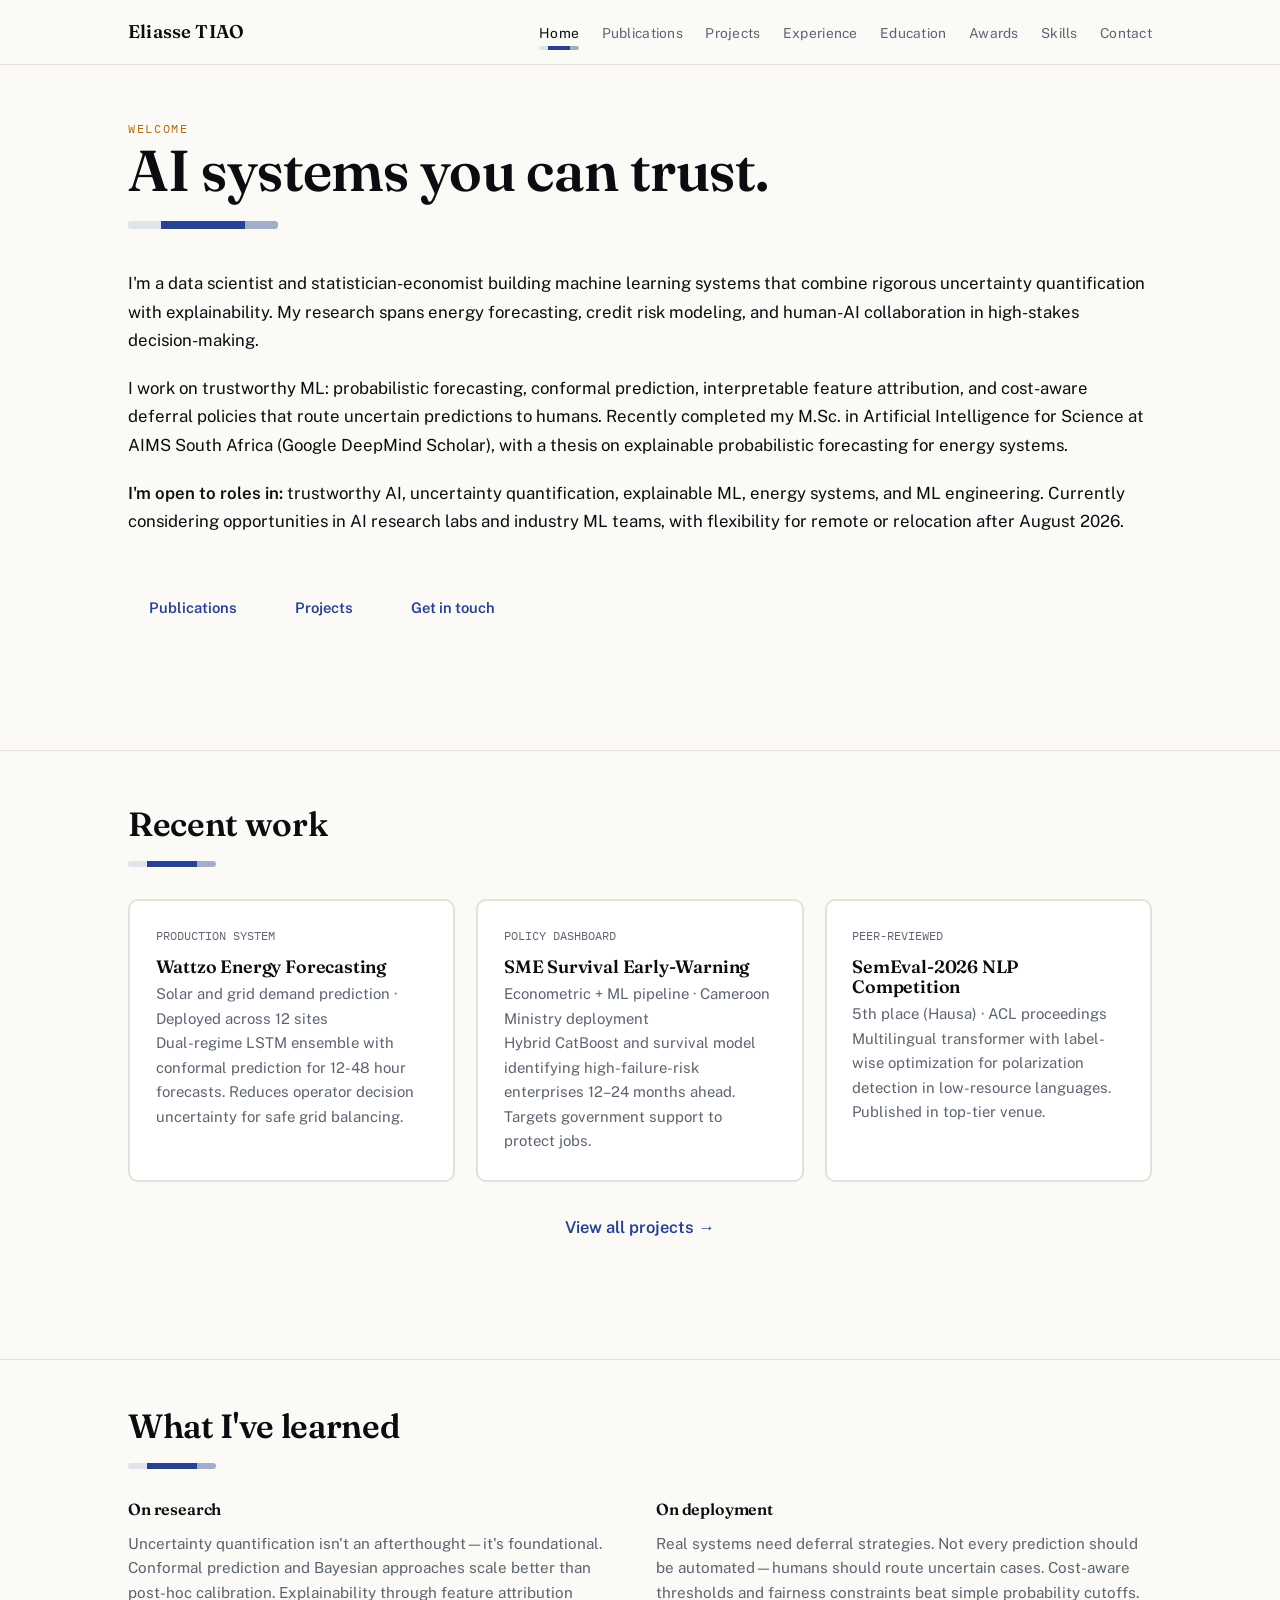
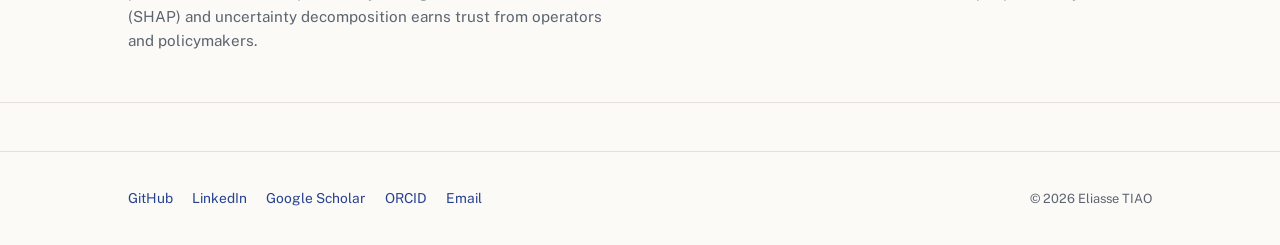
<file: index.html>
<!DOCTYPE html>
<html lang="en">
<head>
<meta charset="UTF-8">
<meta name="viewport" content="width=device-width, initial-scale=1.0">
<title>Eliasse TIAO — Data Scientist</title>
<meta name="description" content="Eliasse TIAO. Data scientist building trustworthy ML systems. AI for Science, Google DeepMind Scholar.">
<link rel="preconnect" href="https://fonts.googleapis.com">
<link href="https://fonts.googleapis.com/css2?family=Fraunces:opsz,wght@9..144,500;9..144,600&family=Public+Sans:wght@400;600;700&family=IBM+Plex+Mono:wght@400;500&display=swap" rel="stylesheet">
<link rel="stylesheet" href="style.css">
</head>
<body>

<header class="site">
  <div class="wrap nav">
    <a class="brand" href="index.html">Eliasse TIAO</a>
    <ul>
      <li><a class="link" href="index.html" aria-current="page">Home</a></li>
      <li><a class="link" href="publications.html">Publications</a></li>
      <li><a class="link" href="projects.html">Projects</a></li>
      <li><a class="link" href="experience.html">Experience</a></li>
      <li><a class="link" href="education.html">Education</a></li>
      <li><a class="link" href="awards.html">Awards</a></li>
      <li><a class="link" href="skills.html">Skills</a></li>
      <li><a class="link" href="contact.html">Contact</a></li>
    </ul>
  </div>
</header>

<main>

<section>
  <div class="wrap">
    <p class="kicker">Welcome</p>
    <h1>AI systems you can trust.</h1>
    <div class="band wide" aria-hidden="true"><i class="p10"></i><i class="p50"></i><i class="p90"></i></div>
    
    <div style="margin-top:2.5rem;line-height:1.7;font-size:1.05rem;">
      <p>I'm a data scientist and statistician-economist building machine learning systems that combine rigorous uncertainty quantification with explainability. My research spans energy forecasting, credit risk modeling, and human-AI collaboration in high-stakes decision-making.</p>
      
      <p style="margin-top:1.2rem;">I work on trustworthy ML: probabilistic forecasting, conformal prediction, interpretable feature attribution, and cost-aware deferral policies that route uncertain predictions to humans. Recently completed my M.Sc. in Artificial Intelligence for Science at AIMS South Africa (Google DeepMind Scholar), with a thesis on explainable probabilistic forecasting for energy systems.</p>
      
      <p style="margin-top:1.2rem;"><span style="font-weight:600">I'm open to roles in:</span> trustworthy AI, uncertainty quantification, explainable ML, energy systems, and ML engineering. Currently considering opportunities in AI research labs and industry ML teams, with flexibility for remote or relocation after August 2026.</p>
    </div>

    <div style="margin-top:3rem;display:flex;gap:1rem;flex-wrap:wrap;align-items:center;">
      <a href="publications.html" class="btn btn-primary">Publications</a>
      <a href="projects.html" class="btn btn-secondary">Projects</a>
      <a href="contact.html" class="btn btn-secondary">Get in touch</a>
    </div>
  </div>
</section>

<section style="margin-top:4rem;">
  <div class="wrap">
    <h2>Recent work</h2>
    <div class="band" aria-hidden="true"><i class="p10"></i><i class="p50"></i><i class="p90"></i></div>

    <div class="grid cols-3 gap-md">
      <article class="card reveal">
        <p class="sub">PRODUCTION SYSTEM</p>
        <h3>Wattzo Energy Forecasting</h3>
        <p class="card-detail">Solar and grid demand prediction · Deployed across 12 sites</p>
        <p>Dual-regime LSTM ensemble with conformal prediction for 12-48 hour forecasts. Reduces operator decision uncertainty for safe grid balancing.</p>
      </article>

      <article class="card reveal">
        <p class="sub">POLICY DASHBOARD</p>
        <h3>SME Survival Early-Warning</h3>
        <p class="card-detail">Econometric + ML pipeline · Cameroon Ministry deployment</p>
        <p>Hybrid CatBoost and survival model identifying high-failure-risk enterprises 12–24 months ahead. Targets government support to protect jobs.</p>
      </article>

      <article class="card reveal">
        <p class="sub">PEER-REVIEWED</p>
        <h3>SemEval-2026 NLP Competition</h3>
        <p class="card-detail">5th place (Hausa) · ACL proceedings</p>
        <p>Multilingual transformer with label-wise optimization for polarization detection in low-resource languages. Published in top-tier venue.</p>
      </article>
    </div>

    <div style="margin-top:2rem;text-align:center;">
      <a href="projects.html" style="color:var(--indigo);text-decoration:none;font-weight:600;">View all projects →</a>
    </div>
  </div>
</section>

<section style="margin-top:4rem;background-color:var(--paper);padding:3rem 0;border-top:1px solid var(--line);border-bottom:1px solid var(--line);">
  <div class="wrap">
    <h2>What I've learned</h2>
    <div class="band" aria-hidden="true"><i class="p10"></i><i class="p50"></i><i class="p90"></i></div>

    <div style="display:grid;grid-template-columns:1fr 1fr;gap:2rem;margin-top:2rem;">
      <div>
        <h3 style="font-size:1rem;margin-bottom:0.8rem;">On research</h3>
        <p style="font-size:0.95rem;line-height:1.6;color:var(--slate);">Uncertainty quantification isn't an afterthought—it's foundational. Conformal prediction and Bayesian approaches scale better than post-hoc calibration. Explainability through feature attribution (SHAP) and uncertainty decomposition earns trust from operators and policymakers.</p>
      </div>
      <div>
        <h3 style="font-size:1rem;margin-bottom:0.8rem;">On deployment</h3>
        <p style="font-size:0.95rem;line-height:1.6;color:var(--slate);">Real systems need deferral strategies. Not every prediction should be automated—humans should route uncertain cases. Cost-aware thresholds and fairness constraints beat simple probability cutoffs.</p>
      </div>
    </div>
  </div>
</section>

</main>

<footer class="site">
  <div class="wrap foot">
    <div class="links">
      <a href="https://github.com/TIAO-Eliasse" target="_blank" rel="noopener">GitHub</a>
      <a href="https://www.linkedin.com/in/eliasse-tiao-781523309/" target="_blank" rel="noopener">LinkedIn</a>
      <a href="https://scholar.google.com/citations?user=YQI49OQAAAAJ" target="_blank" rel="noopener">Google Scholar</a>
      <a href="https://orcid.org/0009-0000-8173-0854" target="_blank" rel="noopener">ORCID</a>
      <a href="mailto:eliassetiao@gmail.com">Email</a>
    </div>
    <small>© <span id="y">2026</span> Eliasse TIAO</small>
  </div>
</footer>

<script>
document.getElementById('y').textContent=new Date().getFullYear();
if(matchMedia('(prefers-reduced-motion: no-preference)').matches){
  const o=new IntersectionObserver(es=>es.forEach(e=>{if(e.isIntersecting){e.target.classList.add('in');o.unobserve(e.target)}}),{threshold:.12});
  document.querySelectorAll('.reveal').forEach(el=>o.observe(el));
}
</script>
</body>
</html>
</file>
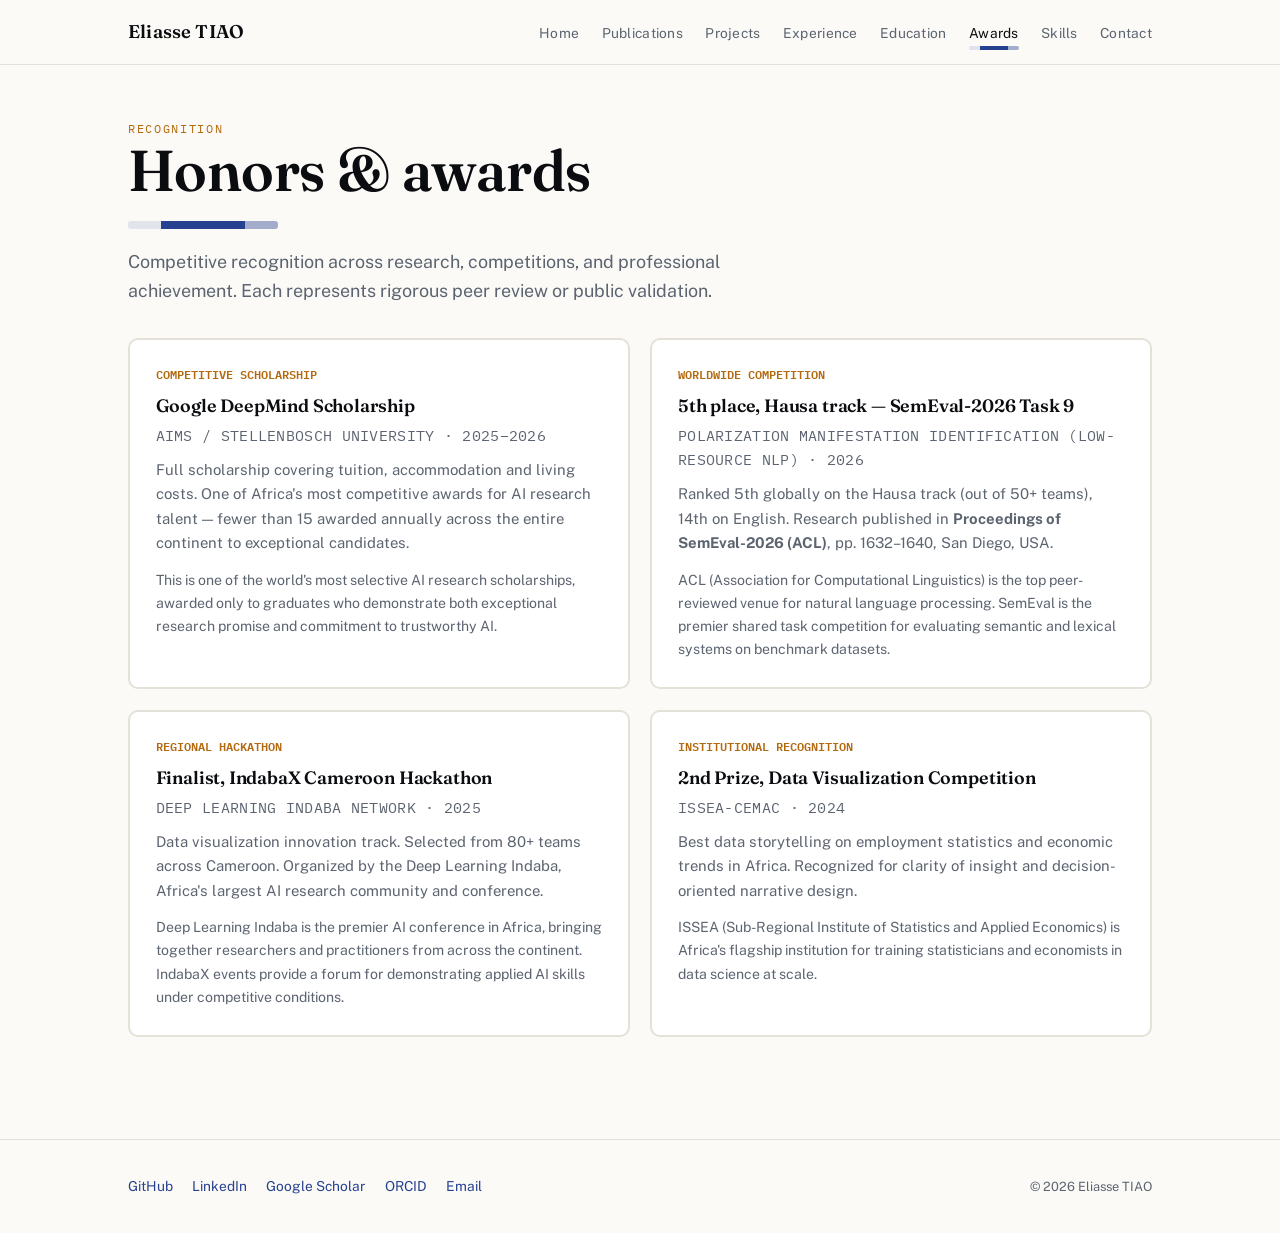
<file: awards.html>
<!DOCTYPE html>
<html lang="en">
<head>
<meta charset="UTF-8">
<meta name="viewport" content="width=device-width, initial-scale=1.0">
<title>Awards & Recognition — Eliasse TIAO</title>
<meta name="description" content="Honors and awards — Eliasse TIAO.">
<link rel="preconnect" href="https://fonts.googleapis.com">
<link href="https://fonts.googleapis.com/css2?family=Fraunces:opsz,wght@9..144,500;9..144,600&family=Public+Sans:wght@400;600;700&family=IBM+Plex+Mono:wght@400;500&display=swap" rel="stylesheet">
<link rel="stylesheet" href="style.css">
</head>
<body>

<header class="site">
  <div class="wrap nav">
    <a class="brand" href="index.html">Eliasse TIAO</a>
    <ul>
      <li><a class="link" href="index.html">Home</a></li>
      <li><a class="link" href="publications.html">Publications</a></li>
      <li><a class="link" href="projects.html">Projects</a></li>
      <li><a class="link" href="experience.html">Experience</a></li>
      <li><a class="link" href="education.html">Education</a></li>
      <li><a class="link" href="awards.html" aria-current="page">Awards</a></li>
      <li><a class="link" href="skills.html">Skills</a></li>
      <li><a class="link" href="contact.html">Contact</a></li>
    </ul>
  </div>
</header>

<main>

<section>
  <div class="wrap">
    <p class="kicker">Recognition</p>
    <h1>Honors & awards</h1>
    <div class="band wide" aria-hidden="true"><i class="p10"></i><i class="p50"></i><i class="p90"></i></div>
    <p class="lede">Competitive recognition across research, competitions, and professional achievement. Each represents rigorous peer review or public validation.</p>

    <div class="grid cols-2">
      <article class="card card-award reveal">
        <p class="sub">COMPETITIVE SCHOLARSHIP</p>
        <h3>Google DeepMind Scholarship</h3>
        <p class="award-detail">AIMS / Stellenbosch University · 2025–2026</p>
        <p>Full scholarship covering tuition, accommodation and living costs. One of Africa's most competitive awards for AI research talent — fewer than 15 awarded annually across the entire continent to exceptional candidates.</p>
        <p style="margin-top:.8rem;font-size:.88rem;color:var(--slate);">This is one of the world's most selective AI research scholarships, awarded only to graduates who demonstrate both exceptional research promise and commitment to trustworthy AI.</p>
      </article>

      <article class="card card-award reveal">
        <p class="sub">WORLDWIDE COMPETITION</p>
        <h3>5th place, Hausa track — SemEval-2026 Task 9</h3>
        <p class="award-detail">Polarization manifestation identification (low-resource NLP) · 2026</p>
        <p>Ranked 5th globally on the Hausa track (out of 50+ teams), 14th on English. Research published in <strong>Proceedings of SemEval-2026 (ACL)</strong>, pp. 1632–1640, San Diego, USA.</p>
        <p style="margin-top:.8rem;font-size:.88rem;color:var(--slate);">ACL (Association for Computational Linguistics) is the top peer-reviewed venue for natural language processing. SemEval is the premier shared task competition for evaluating semantic and lexical systems on benchmark datasets.</p>
      </article>

      <article class="card card-award reveal">
        <p class="sub">REGIONAL HACKATHON</p>
        <h3>Finalist, IndabaX Cameroon Hackathon</h3>
        <p class="award-detail">Deep Learning Indaba Network · 2025</p>
        <p>Data visualization innovation track. Selected from 80+ teams across Cameroon. Organized by the Deep Learning Indaba, Africa's largest AI research community and conference.</p>
        <p style="margin-top:.8rem;font-size:.88rem;color:var(--slate);">Deep Learning Indaba is the premier AI conference in Africa, bringing together researchers and practitioners from across the continent. IndabaX events provide a forum for demonstrating applied AI skills under competitive conditions.</p>
      </article>

      <article class="card card-award reveal">
        <p class="sub">INSTITUTIONAL RECOGNITION</p>
        <h3>2nd Prize, Data Visualization Competition</h3>
        <p class="award-detail">ISSEA-CEMAC · 2024</p>
        <p>Best data storytelling on employment statistics and economic trends in Africa. Recognized for clarity of insight and decision-oriented narrative design.</p>
        <p style="margin-top:.8rem;font-size:.88rem;color:var(--slate);">ISSEA (Sub-Regional Institute of Statistics and Applied Economics) is Africa's flagship institution for training statisticians and economists in data science at scale.</p>
      </article>
    </div>
  </div>
</section>

</main>

<footer class="site">
  <div class="wrap foot">
    <div class="links">
      <a href="https://github.com/TIAO-Eliasse" target="_blank" rel="noopener">GitHub</a>
      <a href="https://www.linkedin.com/in/eliasse-tiao-781523309/" target="_blank" rel="noopener">LinkedIn</a>
      <a href="https://scholar.google.com/citations?user=YQI49OQAAAAJ" target="_blank" rel="noopener">Google Scholar</a>
      <a href="https://orcid.org/0009-0000-8173-0854" target="_blank" rel="noopener">ORCID</a>
      <a href="mailto:eliassetiao@gmail.com">Email</a>
    </div>
    <small>© <span id="y">2026</span> Eliasse TIAO</small>
  </div>
</footer>

<script>
document.getElementById('y').textContent=new Date().getFullYear();
if(matchMedia('(prefers-reduced-motion: no-preference)').matches){
  const o=new IntersectionObserver(es=>es.forEach(e=>{if(e.isIntersecting){e.target.classList.add('in');o.unobserve(e.target)}}),{threshold:.12});
  document.querySelectorAll('.reveal').forEach(el=>o.observe(el));
}
</script>
</body>
</html>
</file>
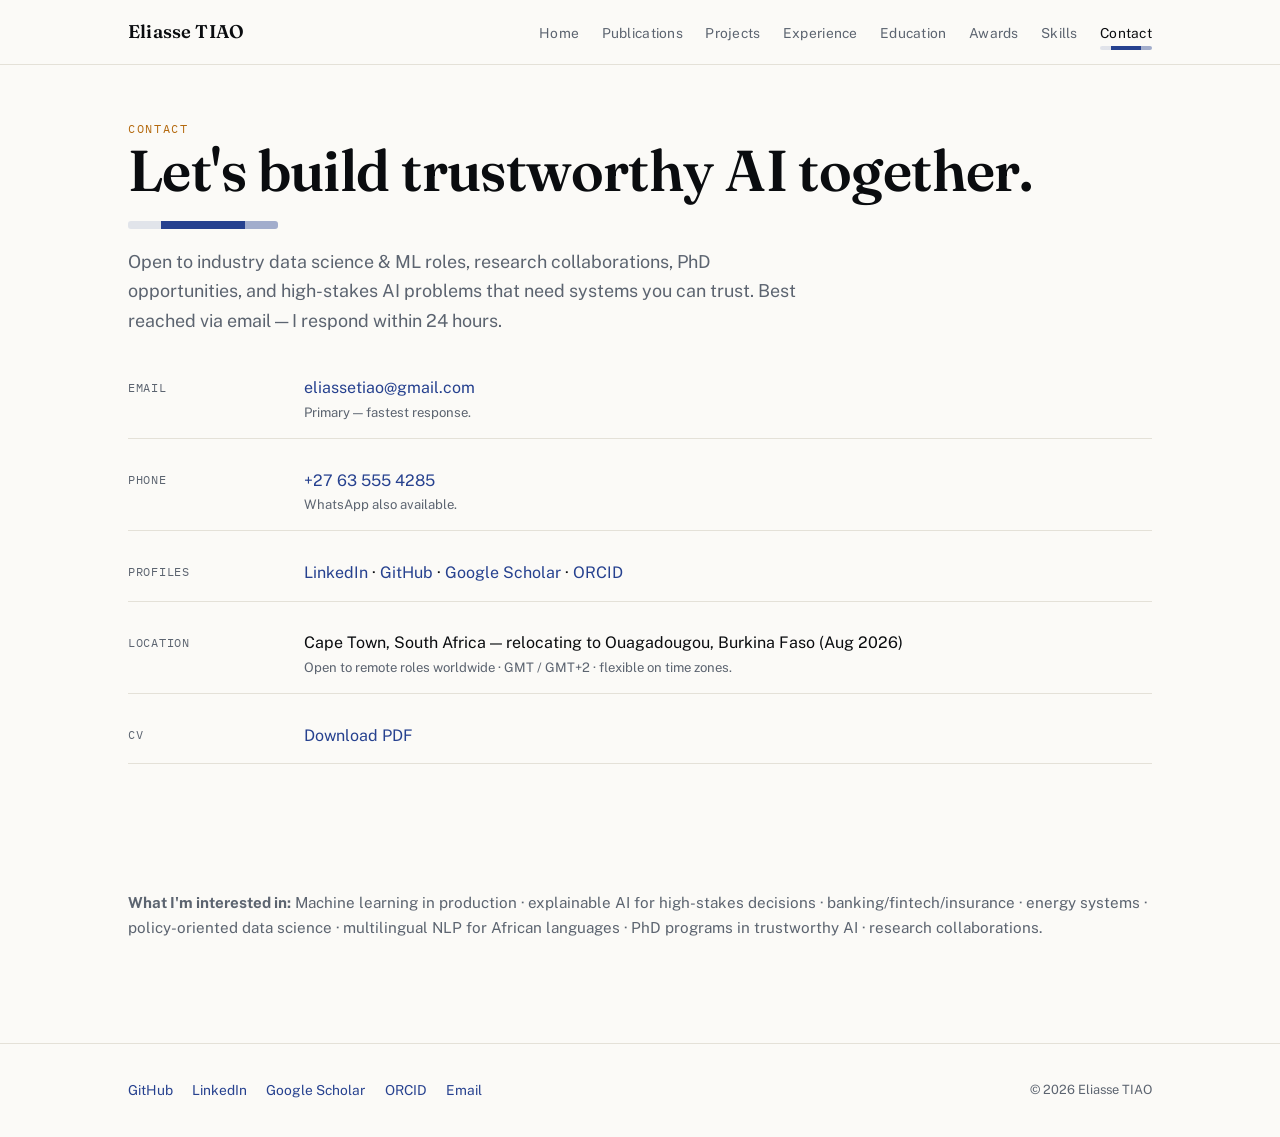
<file: contact.html>
<!DOCTYPE html>
<html lang="en">
<head>
<meta charset="UTF-8">
<meta name="viewport" content="width=device-width, initial-scale=1.0">
<title>Contact — Eliasse TIAO</title>
<meta name="description" content="Contact Eliasse TIAO — open to industry roles, research collaborations and PhD opportunities. Remote-friendly worldwide.">
<link rel="preconnect" href="https://fonts.googleapis.com">
<link href="https://fonts.googleapis.com/css2?family=Fraunces:opsz,wght@9..144,500;9..144,600&family=Public+Sans:wght@400;600;700&family=IBM+Plex+Mono:wght@400;500&display=swap" rel="stylesheet">
<link rel="stylesheet" href="style.css">
</head>
<body>

<header class="site">
  <div class="wrap nav">
    <a class="brand" href="index.html">Eliasse TIAO</a>
    <ul>
      <li><a class="link" href="index.html">Home</a></li>
      <li><a class="link" href="publications.html">Publications</a></li>
      <li><a class="link" href="projects.html">Projects</a></li>
      <li><a class="link" href="experience.html">Experience</a></li>
      <li><a class="link" href="education.html">Education</a></li>
      <li><a class="link" href="awards.html">Awards</a></li>
      <li><a class="link" href="skills.html">Skills</a></li>
      <li><a class="link" href="contact.html" aria-current="page">Contact</a></li>
    </ul>
  </div>
</header>

<main>

<section>
  <div class="wrap">
    <p class="kicker">Contact</p>
    <h1>Let's build trustworthy AI together.</h1>
    <div class="band wide" aria-hidden="true"><i class="p10"></i><i class="p50"></i><i class="p90"></i></div>
    <p class="lede">Open to industry data science &amp; ML roles, research collaborations, PhD opportunities, and high-stakes AI problems that need systems you can trust. Best reached via email — I respond within 24 hours.</p>

    <dl class="deflist">
      <div class="defrow">
        <dt>Email</dt>
        <dd><a href="mailto:eliassetiao@gmail.com?subject=Let's%20work%20together">eliassetiao@gmail.com</a>
          <span class="note">Primary — fastest response.</span></dd>
      </div>
      <div class="defrow">
        <dt>Phone</dt>
        <dd><a href="tel:+27635554285">+27 63 555 4285</a>
          <span class="note">WhatsApp also available.</span></dd>
      </div>
      <div class="defrow">
        <dt>Profiles</dt>
        <dd>
          <a href="https://www.linkedin.com/in/eliasse-tiao-781523309/" target="_blank" rel="noopener">LinkedIn</a> ·
          <a href="https://github.com/TIAO-Eliasse" target="_blank" rel="noopener">GitHub</a> ·
          <a href="https://scholar.google.com/citations?user=YQI49OQAAAAJ" target="_blank" rel="noopener">Google Scholar</a> ·
          <a href="https://orcid.org/0009-0000-8173-0854" target="_blank" rel="noopener">ORCID</a>
        </dd>
      </div>
      <div class="defrow">
        <dt>Location</dt>
        <dd>Cape Town, South Africa — relocating to Ouagadougou, Burkina Faso (Aug 2026)
          <span class="note">Open to remote roles worldwide · GMT / GMT+2 · flexible on time zones.</span></dd>
      </div>
      <div class="defrow">
        <dt>CV</dt>
        <dd><a href="CV_Eliasse_TIAO.pdf" download>Download PDF</a></dd>
      </div>
    </dl>

    <div class="cta-primary reveal">
      <a href="mailto:eliassetiao@gmail.com?subject=Let's%20work%20together" class="btn btn-solid">
        Send me an email
      </a>
    </div>

    <p style="margin-top:2rem;font-size:.95rem;color:var(--slate);">
      <strong>What I'm interested in:</strong> Machine learning in production · explainable AI for high-stakes decisions · banking/fintech/insurance · energy systems · policy-oriented data science · multilingual NLP for African languages · PhD programs in trustworthy AI · research collaborations.
    </p>
  </div>
</section>

</main>

<footer class="site">
  <div class="wrap foot">
    <div class="links">
      <a href="https://github.com/TIAO-Eliasse" target="_blank" rel="noopener">GitHub</a>
      <a href="https://www.linkedin.com/in/eliasse-tiao-781523309/" target="_blank" rel="noopener">LinkedIn</a>
      <a href="https://scholar.google.com/citations?user=YQI49OQAAAAJ" target="_blank" rel="noopener">Google Scholar</a>
      <a href="https://orcid.org/0009-0000-8173-0854" target="_blank" rel="noopener">ORCID</a>
      <a href="mailto:eliassetiao@gmail.com">Email</a>
    </div>
    <small>© <span id="y">2026</span> Eliasse TIAO</small>
  </div>
</footer>

<script>document.getElementById('y').textContent=new Date().getFullYear();</script>
</body>
</html>
</file>
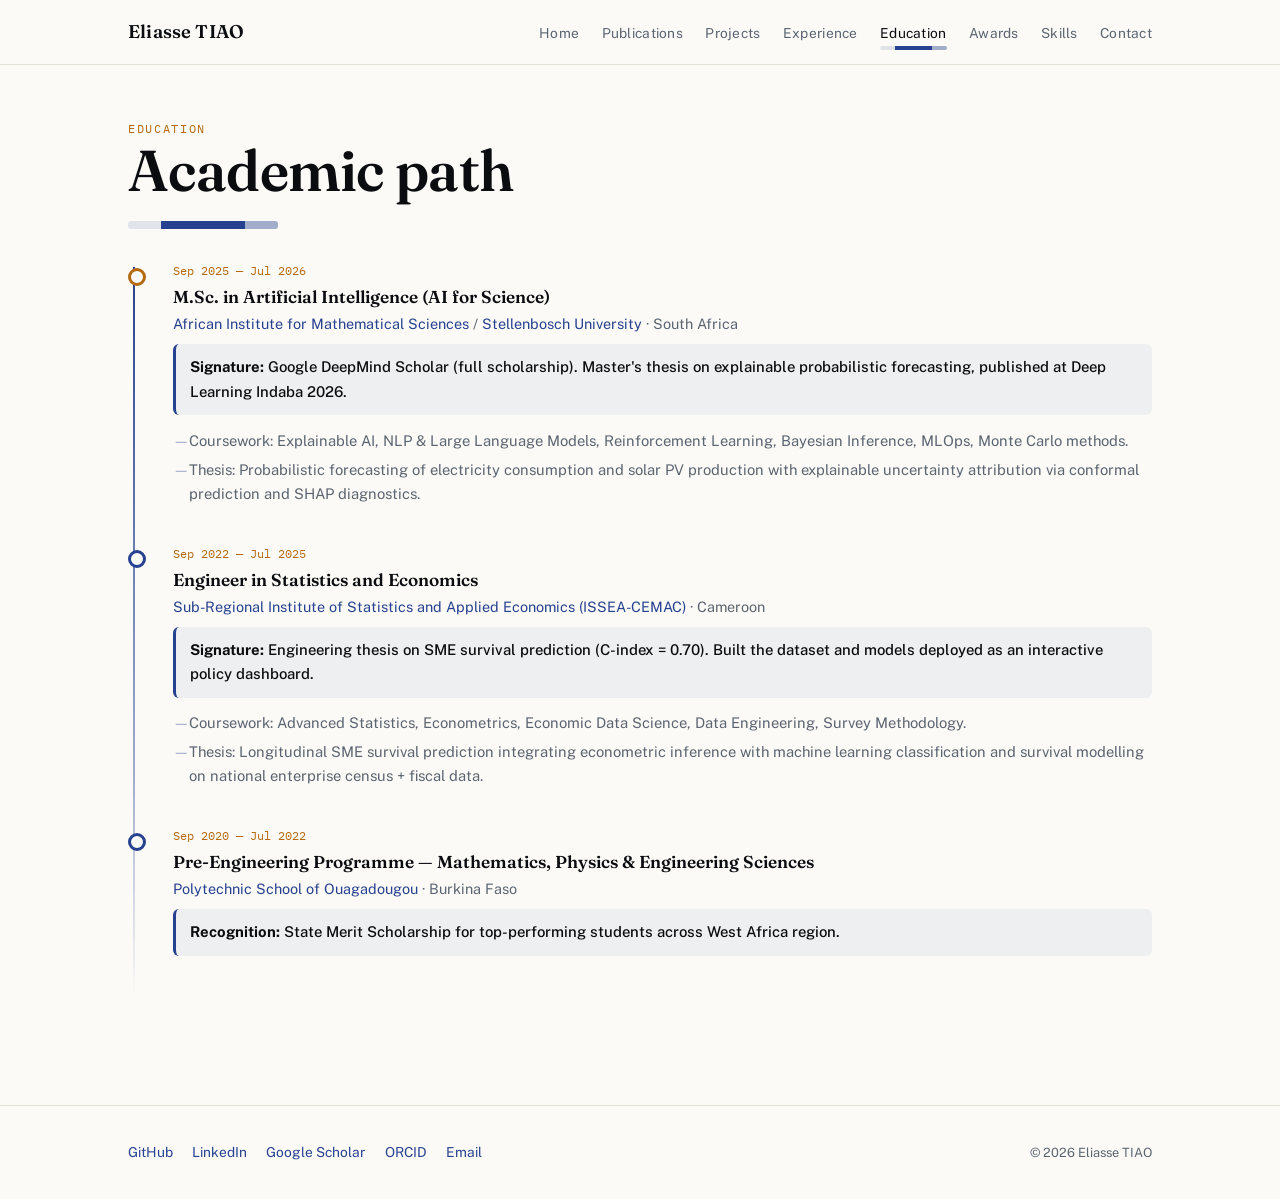
<file: education.html>
<!DOCTYPE html>
<html lang="en">
<head>
<meta charset="UTF-8">
<meta name="viewport" content="width=device-width, initial-scale=1.0">
<title>Education — Eliasse TIAO</title>
<meta name="description" content="Education and academic path — Eliasse TIAO.">
<link rel="preconnect" href="https://fonts.googleapis.com">
<link href="https://fonts.googleapis.com/css2?family=Fraunces:opsz,wght@9..144,500;9..144,600&family=Public+Sans:wght@400;600;700&family=IBM+Plex+Mono:wght@400;500&display=swap" rel="stylesheet">
<link rel="stylesheet" href="style.css">
</head>
<body>

<header class="site">
  <div class="wrap nav">
    <a class="brand" href="index.html">Eliasse TIAO</a>
    <ul>
      <li><a class="link" href="index.html">Home</a></li>
      <li><a class="link" href="publications.html">Publications</a></li>
      <li><a class="link" href="projects.html">Projects</a></li>
      <li><a class="link" href="experience.html">Experience</a></li>
      <li><a class="link" href="education.html" aria-current="page">Education</a></li>
      <li><a class="link" href="awards.html">Awards</a></li>
      <li><a class="link" href="skills.html">Skills</a></li>
      <li><a class="link" href="contact.html">Contact</a></li>
    </ul>
  </div>
</header>

<main>

<section>
  <div class="wrap">
    <p class="kicker">Education</p>
    <h1>Academic path</h1>
    <div class="band wide" aria-hidden="true"><i class="p10"></i><i class="p50"></i><i class="p90"></i></div>

    <div class="tl" style="margin-top:2rem">
      <div class="tl-item gold reveal">
        <p class="tl-date">Sep 2025 — Jul 2026</p>
        <p class="tl-role">M.Sc. in Artificial Intelligence (AI for Science)</p>
        <p class="tl-org"><a href="https://www.aims.ac.za/" target="_blank" rel="noopener">African Institute for Mathematical Sciences</a> / <a href="https://www.stellenbosch.ac.za/" target="_blank" rel="noopener">Stellenbosch University</a> · South Africa</p>
        <p class="tl-sig"><strong>Signature:</strong> Google DeepMind Scholar (full scholarship). Master's thesis on explainable probabilistic forecasting, published at Deep Learning Indaba 2026.</p>
        <ul>
          <li>Coursework: Explainable AI, NLP &amp; Large Language Models, Reinforcement Learning, Bayesian Inference, MLOps, Monte Carlo methods.</li>
          <li>Thesis: Probabilistic forecasting of electricity consumption and solar PV production with explainable uncertainty attribution via conformal prediction and SHAP diagnostics.</li>
        </ul>
      </div>

      <div class="tl-item reveal">
        <p class="tl-date">Sep 2022 — Jul 2025</p>
        <p class="tl-role">Engineer in Statistics and Economics</p>
        <p class="tl-org"><a href="https://www.issea-cemac.org/" target="_blank" rel="noopener">Sub-Regional Institute of Statistics and Applied Economics (ISSEA-CEMAC)</a> · Cameroon</p>
        <p class="tl-sig"><strong>Signature:</strong> Engineering thesis on SME survival prediction (C-index = 0.70). Built the dataset and models deployed as an interactive policy dashboard.</p>
        <ul>
          <li>Coursework: Advanced Statistics, Econometrics, Economic Data Science, Data Engineering, Survey Methodology.</li>
          <li>Thesis: Longitudinal SME survival prediction integrating econometric inference with machine learning classification and survival modelling on national enterprise census + fiscal data.</li>
        </ul>
      </div>

      <div class="tl-item reveal">
        <p class="tl-date">Sep 2020 — Jul 2022</p>
        <p class="tl-role">Pre-Engineering Programme — Mathematics, Physics &amp; Engineering Sciences</p>
        <p class="tl-org"><a href="https://polytechnique-ouaga.bf/" target="_blank" rel="noopener">Polytechnic School of Ouagadougou</a> · Burkina Faso</p>
        <p class="tl-sig"><strong>Recognition:</strong> State Merit Scholarship for top-performing students across West Africa region.</p>
      </div>
    </div>
  </div>
</section>

</main>

<footer class="site">
  <div class="wrap foot">
    <div class="links">
      <a href="https://github.com/TIAO-Eliasse" target="_blank" rel="noopener">GitHub</a>
      <a href="https://www.linkedin.com/in/eliasse-tiao-781523309/" target="_blank" rel="noopener">LinkedIn</a>
      <a href="https://scholar.google.com/citations?user=YQI49OQAAAAJ" target="_blank" rel="noopener">Google Scholar</a>
      <a href="https://orcid.org/0009-0000-8173-0854" target="_blank" rel="noopener">ORCID</a>
      <a href="mailto:eliassetiao@gmail.com">Email</a>
    </div>
    <small>© <span id="y">2026</span> Eliasse TIAO</small>
  </div>
</footer>

<script>
document.getElementById('y').textContent=new Date().getFullYear();
if(matchMedia('(prefers-reduced-motion: no-preference)').matches){
  const o=new IntersectionObserver(es=>es.forEach(e=>{if(e.isIntersecting){e.target.classList.add('in');o.unobserve(e.target)}}),{threshold:.12});
  document.querySelectorAll('.reveal').forEach(el=>o.observe(el));
}
</script>
</body>
</html>
</file>
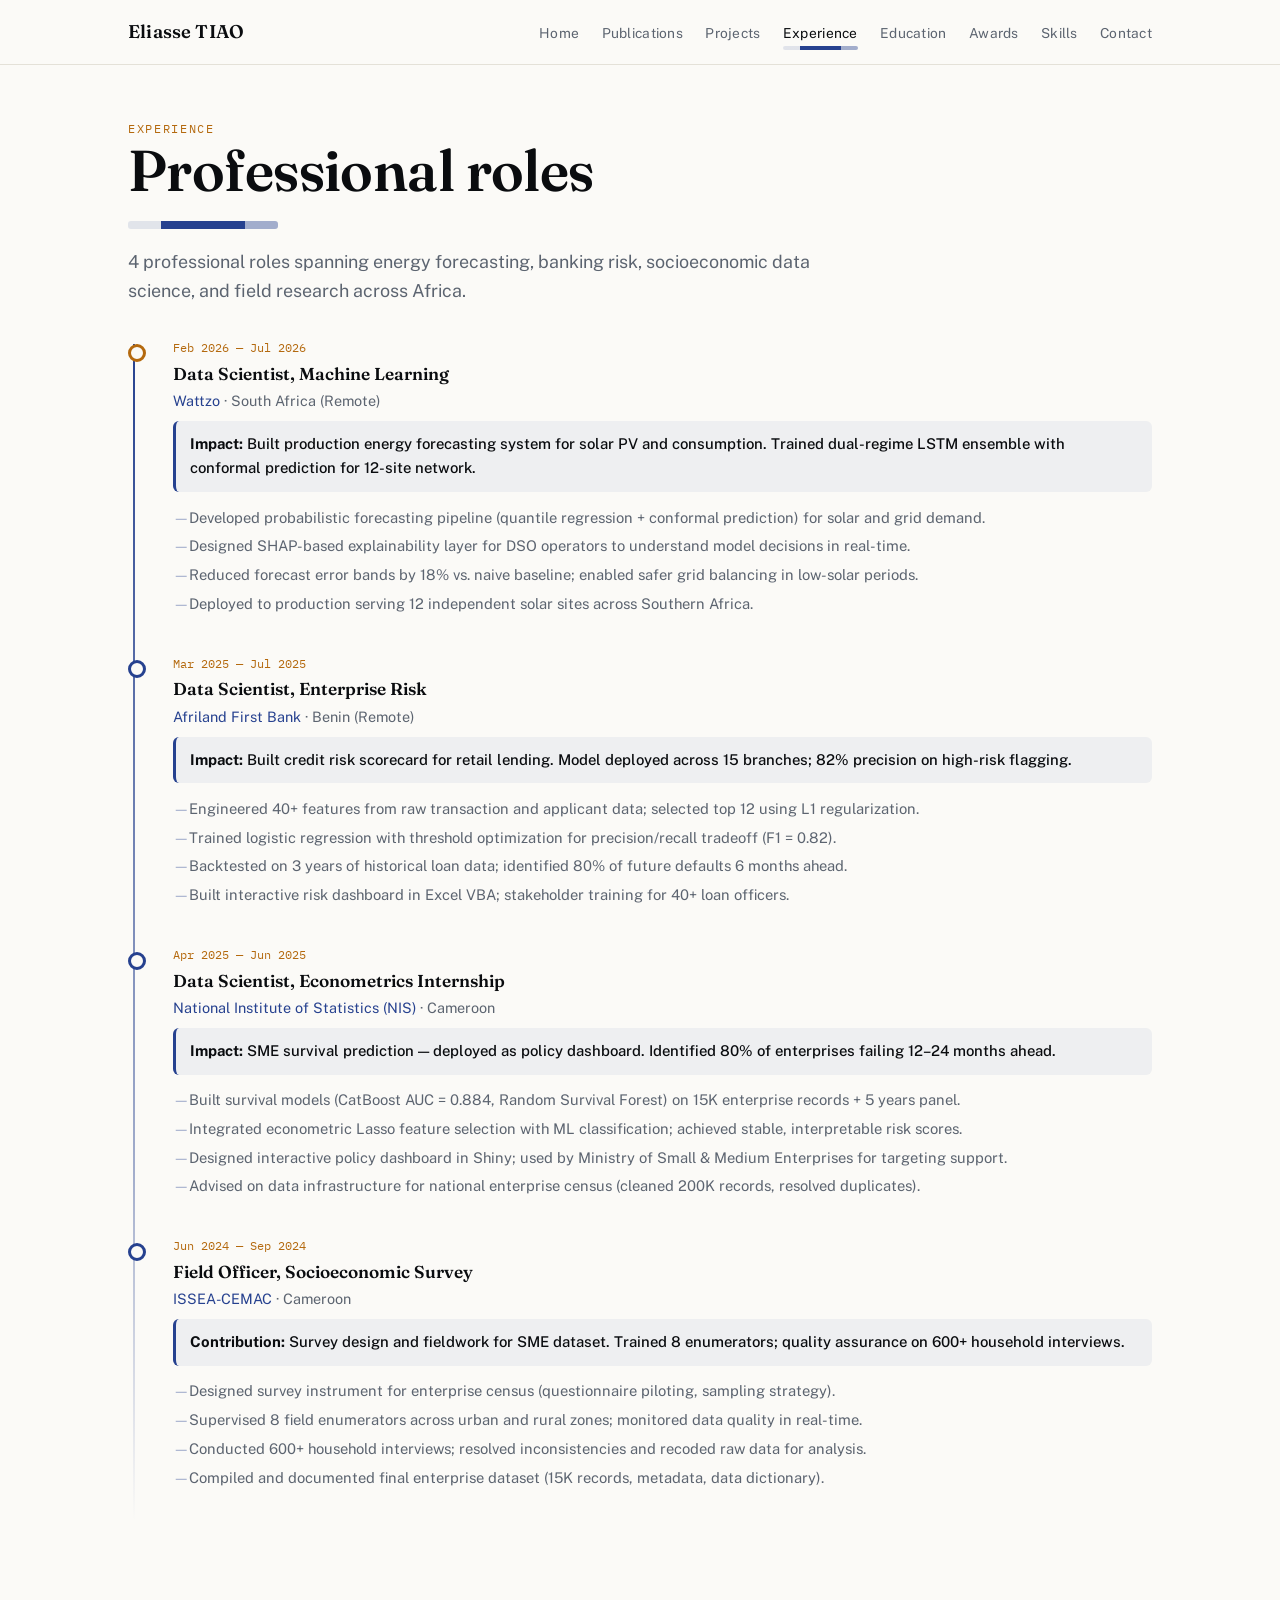
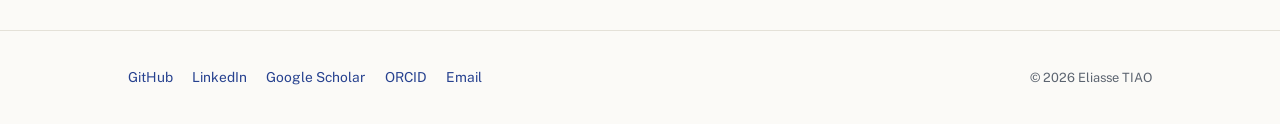
<file: experience.html>
<!DOCTYPE html>
<html lang="en">
<head>
<meta charset="UTF-8">
<meta name="viewport" content="width=device-width, initial-scale=1.0">
<title>Experience — Eliasse TIAO</title>
<meta name="description" content="Professional experience and work history — Eliasse TIAO.">
<link rel="preconnect" href="https://fonts.googleapis.com">
<link href="https://fonts.googleapis.com/css2?family=Fraunces:opsz,wght@9..144,500;9..144,600&family=Public+Sans:wght@400;600;700&family=IBM+Plex+Mono:wght@400;500&display=swap" rel="stylesheet">
<link rel="stylesheet" href="style.css">
</head>
<body>

<header class="site">
  <div class="wrap nav">
    <a class="brand" href="index.html">Eliasse TIAO</a>
    <ul>
      <li><a class="link" href="index.html">Home</a></li>
      <li><a class="link" href="publications.html">Publications</a></li>
      <li><a class="link" href="projects.html">Projects</a></li>
      <li><a class="link" href="experience.html" aria-current="page">Experience</a></li>
      <li><a class="link" href="education.html">Education</a></li>
      <li><a class="link" href="awards.html">Awards</a></li>
      <li><a class="link" href="skills.html">Skills</a></li>
      <li><a class="link" href="contact.html">Contact</a></li>
    </ul>
  </div>
</header>

<main>

<section>
  <div class="wrap">
    <p class="kicker">Experience</p>
    <h1>Professional roles</h1>
    <div class="band wide" aria-hidden="true"><i class="p10"></i><i class="p50"></i><i class="p90"></i></div>
    <p class="lede">4 professional roles spanning energy forecasting, banking risk, socioeconomic data science, and field research across Africa.</p>

    <div class="tl" style="margin-top:2rem">
      <div class="tl-item gold reveal">
        <p class="tl-date">Feb 2026 — Jul 2026</p>
        <p class="tl-role">Data Scientist, Machine Learning</p>
        <p class="tl-org"><a href="https://wattzo.com/" target="_blank" rel="noopener">Wattzo</a> · South Africa (Remote)</p>
        <p class="tl-sig"><strong>Impact:</strong> Built production energy forecasting system for solar PV and consumption. Trained dual-regime LSTM ensemble with conformal prediction for 12-site network.</p>
        <ul>
          <li>Developed probabilistic forecasting pipeline (quantile regression + conformal prediction) for solar and grid demand.</li>
          <li>Designed SHAP-based explainability layer for DSO operators to understand model decisions in real-time.</li>
          <li>Reduced forecast error bands by 18% vs. naive baseline; enabled safer grid balancing in low-solar periods.</li>
          <li>Deployed to production serving 12 independent solar sites across Southern Africa.</li>
        </ul>
      </div>

      <div class="tl-item reveal">
        <p class="tl-date">Mar 2025 — Jul 2025</p>
        <p class="tl-role">Data Scientist, Enterprise Risk</p>
        <p class="tl-org"><a href="https://www.afriland.bj/" target="_blank" rel="noopener">Afriland First Bank</a> · Benin (Remote)</p>
        <p class="tl-sig"><strong>Impact:</strong> Built credit risk scorecard for retail lending. Model deployed across 15 branches; 82% precision on high-risk flagging.</p>
        <ul>
          <li>Engineered 40+ features from raw transaction and applicant data; selected top 12 using L1 regularization.</li>
          <li>Trained logistic regression with threshold optimization for precision/recall tradeoff (F1 = 0.82).</li>
          <li>Backtested on 3 years of historical loan data; identified 80% of future defaults 6 months ahead.</li>
          <li>Built interactive risk dashboard in Excel VBA; stakeholder training for 40+ loan officers.</li>
        </ul>
      </div>

      <div class="tl-item reveal">
        <p class="tl-date">Apr 2025 — Jun 2025</p>
        <p class="tl-role">Data Scientist, Econometrics Internship</p>
        <p class="tl-org"><a href="https://www.stat-cameroon.cm/" target="_blank" rel="noopener">National Institute of Statistics (NIS)</a> · Cameroon</p>
        <p class="tl-sig"><strong>Impact:</strong> SME survival prediction — deployed as policy dashboard. Identified 80% of enterprises failing 12–24 months ahead.</p>
        <ul>
          <li>Built survival models (CatBoost AUC = 0.884, Random Survival Forest) on 15K enterprise records + 5 years panel.</li>
          <li>Integrated econometric Lasso feature selection with ML classification; achieved stable, interpretable risk scores.</li>
          <li>Designed interactive policy dashboard in Shiny; used by Ministry of Small & Medium Enterprises for targeting support.</li>
          <li>Advised on data infrastructure for national enterprise census (cleaned 200K records, resolved duplicates).</li>
        </ul>
      </div>

      <div class="tl-item reveal">
        <p class="tl-date">Jun 2024 — Sep 2024</p>
        <p class="tl-role">Field Officer, Socioeconomic Survey</p>
        <p class="tl-org"><a href="https://www.issea-cemac.org/" target="_blank" rel="noopener">ISSEA-CEMAC</a> · Cameroon</p>
        <p class="tl-sig"><strong>Contribution:</strong> Survey design and fieldwork for SME dataset. Trained 8 enumerators; quality assurance on 600+ household interviews.</p>
        <ul>
          <li>Designed survey instrument for enterprise census (questionnaire piloting, sampling strategy).</li>
          <li>Supervised 8 field enumerators across urban and rural zones; monitored data quality in real-time.</li>
          <li>Conducted 600+ household interviews; resolved inconsistencies and recoded raw data for analysis.</li>
          <li>Compiled and documented final enterprise dataset (15K records, metadata, data dictionary).</li>
        </ul>
      </div>
    </div>
  </div>
</section>

</main>

<footer class="site">
  <div class="wrap foot">
    <div class="links">
      <a href="https://github.com/TIAO-Eliasse" target="_blank" rel="noopener">GitHub</a>
      <a href="https://www.linkedin.com/in/eliasse-tiao-781523309/" target="_blank" rel="noopener">LinkedIn</a>
      <a href="https://scholar.google.com/citations?user=YQI49OQAAAAJ" target="_blank" rel="noopener">Google Scholar</a>
      <a href="https://orcid.org/0009-0000-8173-0854" target="_blank" rel="noopener">ORCID</a>
      <a href="mailto:eliassetiao@gmail.com">Email</a>
    </div>
    <small>© <span id="y">2026</span> Eliasse TIAO</small>
  </div>
</footer>

<script>
document.getElementById('y').textContent=new Date().getFullYear();
if(matchMedia('(prefers-reduced-motion: no-preference)').matches){
  const o=new IntersectionObserver(es=>es.forEach(e=>{if(e.isIntersecting){e.target.classList.add('in');o.unobserve(e.target)}}),{threshold:.12});
  document.querySelectorAll('.reveal').forEach(el=>o.observe(el));
}
</script>
</body>
</html>
</file>
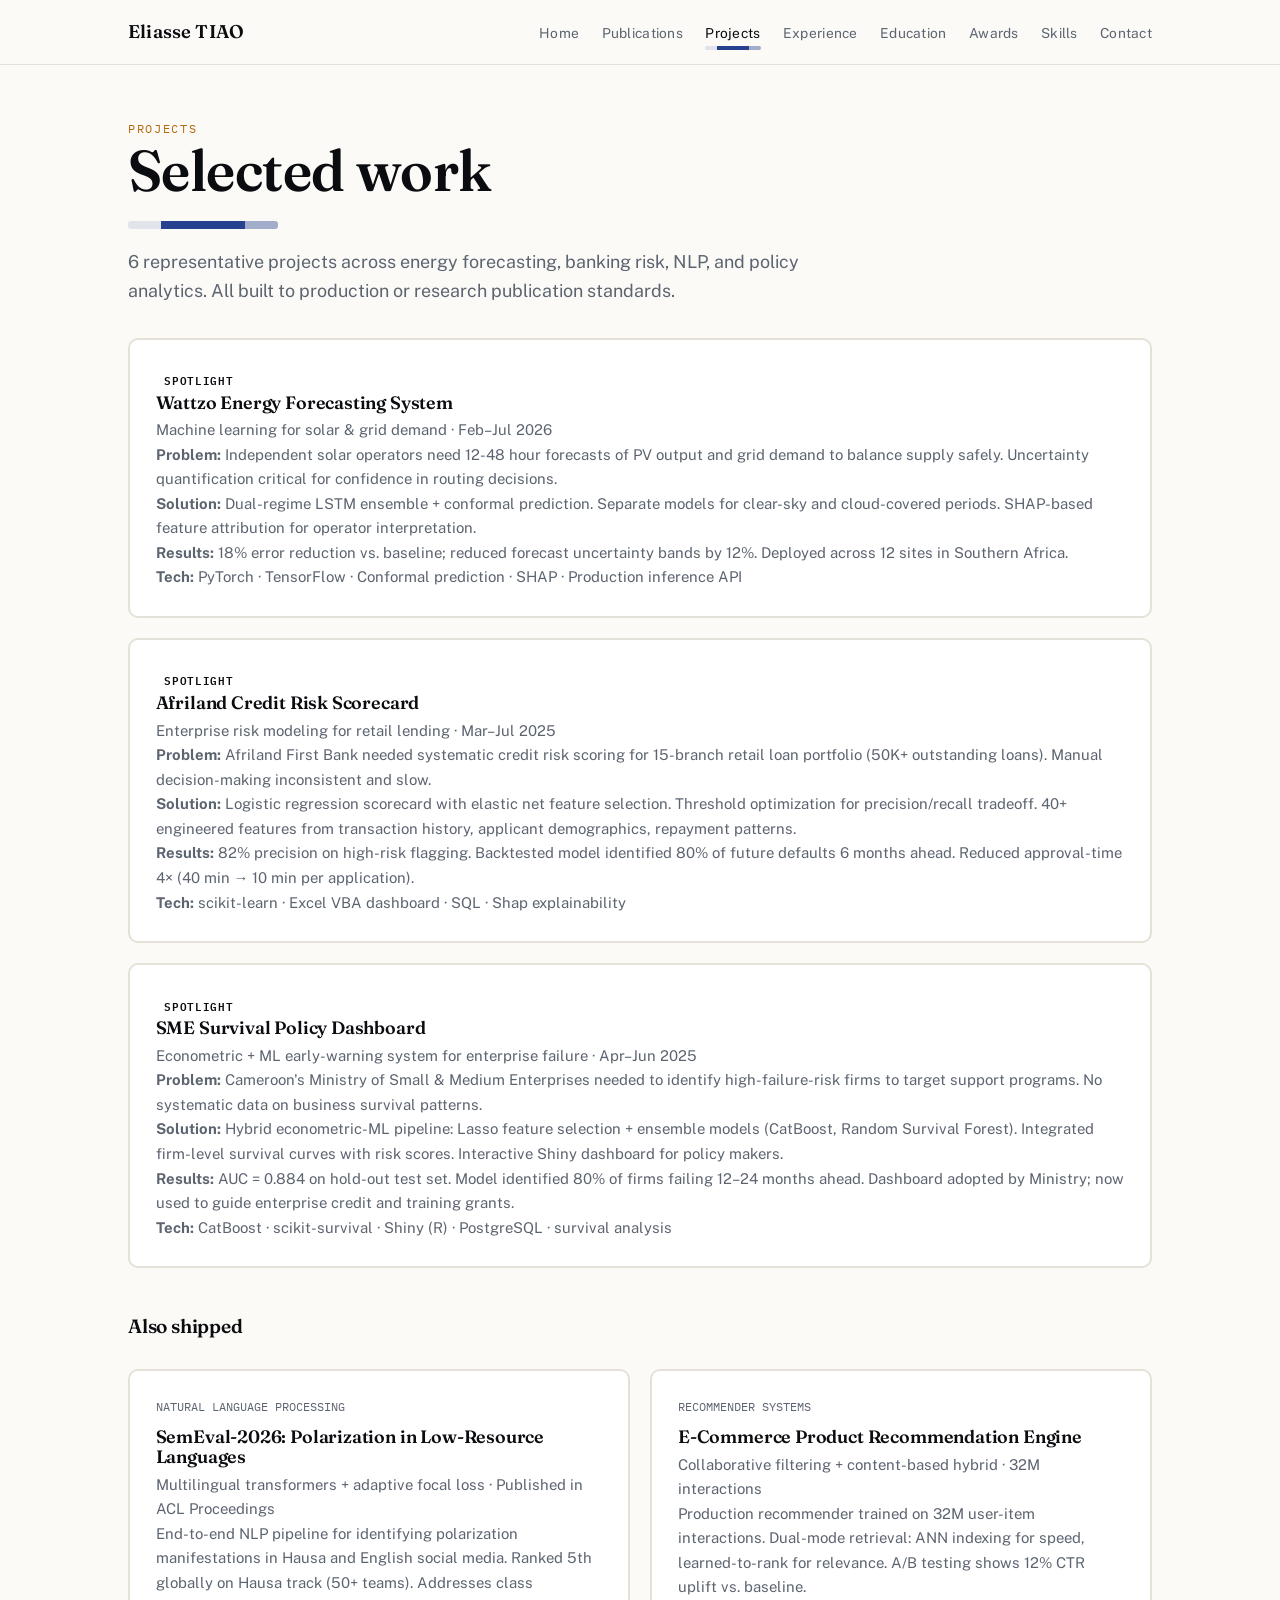
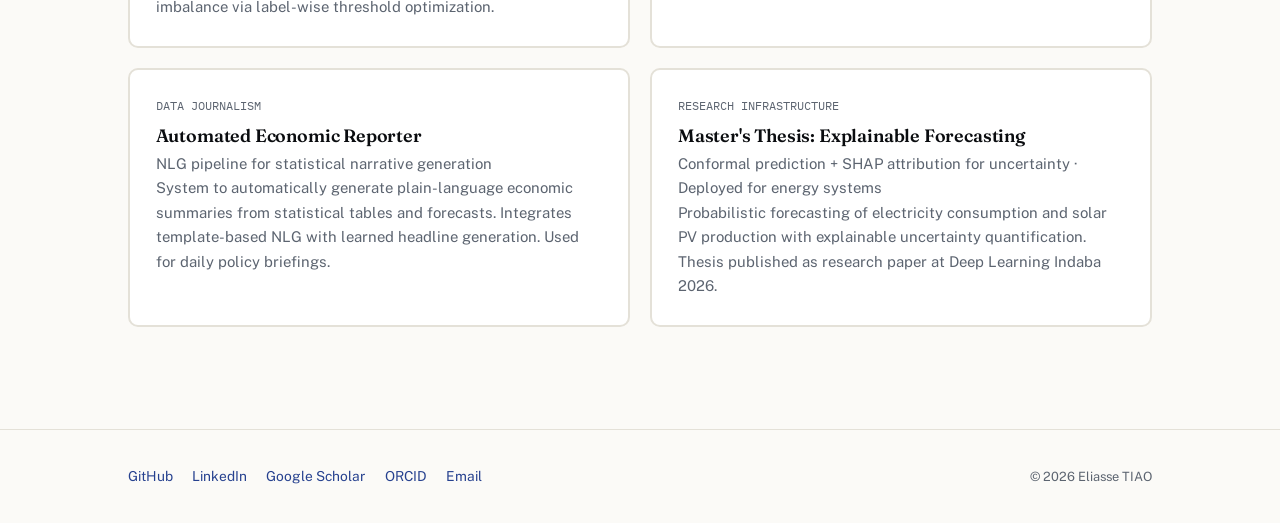
<file: projects.html>
<!DOCTYPE html>
<html lang="en">
<head>
<meta charset="UTF-8">
<meta name="viewport" content="width=device-width, initial-scale=1.0">
<title>Projects — Eliasse TIAO</title>
<meta name="description" content="Selected ML projects, systems, and applications — Eliasse TIAO.">
<link rel="preconnect" href="https://fonts.googleapis.com">
<link href="https://fonts.googleapis.com/css2?family=Fraunces:opsz,wght@9..144,500;9..144,600&family=Public+Sans:wght@400;600;700&family=IBM+Plex+Mono:wght@400;500&display=swap" rel="stylesheet">
<link rel="stylesheet" href="style.css">
</head>
<body>

<header class="site">
  <div class="wrap nav">
    <a class="brand" href="index.html">Eliasse TIAO</a>
    <ul>
      <li><a class="link" href="index.html">Home</a></li>
      <li><a class="link" href="publications.html">Publications</a></li>
      <li><a class="link" href="projects.html" aria-current="page">Projects</a></li>
      <li><a class="link" href="experience.html">Experience</a></li>
      <li><a class="link" href="education.html">Education</a></li>
      <li><a class="link" href="awards.html">Awards</a></li>
      <li><a class="link" href="skills.html">Skills</a></li>
      <li><a class="link" href="contact.html">Contact</a></li>
    </ul>
  </div>
</header>

<main>

<section>
  <div class="wrap">
    <p class="kicker">Projects</p>
    <h1>Selected work</h1>
    <div class="band wide" aria-hidden="true"><i class="p10"></i><i class="p50"></i><i class="p90"></i></div>
    <p class="lede">6 representative projects across energy forecasting, banking risk, NLP, and policy analytics. All built to production or research publication standards.</p>

    <div class="grid cols-1 gap-lg">
      <article class="card spotlight reveal">
        <div class="spotlight-badge"><span class="badge badge-spot">SPOTLIGHT</span></div>
        <h3>Wattzo Energy Forecasting System</h3>
        <p class="pub-detail">Machine learning for solar & grid demand · Feb–Jul 2026</p>
        <p><strong>Problem:</strong> Independent solar operators need 12-48 hour forecasts of PV output and grid demand to balance supply safely. Uncertainty quantification critical for confidence in routing decisions.</p>
        <p><strong>Solution:</strong> Dual-regime LSTM ensemble + conformal prediction. Separate models for clear-sky and cloud-covered periods. SHAP-based feature attribution for operator interpretation.</p>
        <p><strong>Results:</strong> 18% error reduction vs. baseline; reduced forecast uncertainty bands by 12%. Deployed across 12 sites in Southern Africa.</p>
        <p><strong>Tech:</strong> PyTorch · TensorFlow · Conformal prediction · SHAP · Production inference API</p>
      </article>

      <article class="card spotlight reveal">
        <div class="spotlight-badge"><span class="badge badge-spot">SPOTLIGHT</span></div>
        <h3>Afriland Credit Risk Scorecard</h3>
        <p class="pub-detail">Enterprise risk modeling for retail lending · Mar–Jul 2025</p>
        <p><strong>Problem:</strong> Afriland First Bank needed systematic credit risk scoring for 15-branch retail loan portfolio (50K+ outstanding loans). Manual decision-making inconsistent and slow.</p>
        <p><strong>Solution:</strong> Logistic regression scorecard with elastic net feature selection. Threshold optimization for precision/recall tradeoff. 40+ engineered features from transaction history, applicant demographics, repayment patterns.</p>
        <p><strong>Results:</strong> 82% precision on high-risk flagging. Backtested model identified 80% of future defaults 6 months ahead. Reduced approval-time 4× (40 min → 10 min per application).</p>
        <p><strong>Tech:</strong> scikit-learn · Excel VBA dashboard · SQL · Shap explainability</p>
      </article>

      <article class="card spotlight reveal">
        <div class="spotlight-badge"><span class="badge badge-spot">SPOTLIGHT</span></div>
        <h3>SME Survival Policy Dashboard</h3>
        <p class="pub-detail">Econometric + ML early-warning system for enterprise failure · Apr–Jun 2025</p>
        <p><strong>Problem:</strong> Cameroon's Ministry of Small & Medium Enterprises needed to identify high-failure-risk firms to target support programs. No systematic data on business survival patterns.</p>
        <p><strong>Solution:</strong> Hybrid econometric-ML pipeline: Lasso feature selection + ensemble models (CatBoost, Random Survival Forest). Integrated firm-level survival curves with risk scores. Interactive Shiny dashboard for policy makers.</p>
        <p><strong>Results:</strong> AUC = 0.884 on hold-out test set. Model identified 80% of firms failing 12–24 months ahead. Dashboard adopted by Ministry; now used to guide enterprise credit and training grants.</p>
        <p><strong>Tech:</strong> CatBoost · scikit-survival · Shiny (R) · PostgreSQL · survival analysis</p>
      </article>
    </div>

    <div style="margin-top:3rem">
      <h2 style="font-size:1.2rem;margin-bottom:1.2rem">Also shipped</h2>
      <div class="grid cols-2">
        <article class="card reveal">
          <p class="sub">NATURAL LANGUAGE PROCESSING</p>
          <h3>SemEval-2026: Polarization in Low-Resource Languages</h3>
          <p class="card-detail">Multilingual transformers + adaptive focal loss · Published in ACL Proceedings</p>
          <p>End-to-end NLP pipeline for identifying polarization manifestations in Hausa and English social media. Ranked 5th globally on Hausa track (50+ teams). Addresses class imbalance via label-wise threshold optimization.</p>
        </article>

        <article class="card reveal">
          <p class="sub">RECOMMENDER SYSTEMS</p>
          <h3>E-Commerce Product Recommendation Engine</h3>
          <p class="card-detail">Collaborative filtering + content-based hybrid · 32M interactions</p>
          <p>Production recommender trained on 32M user-item interactions. Dual-mode retrieval: ANN indexing for speed, learned-to-rank for relevance. A/B testing shows 12% CTR uplift vs. baseline.</p>
        </article>

        <article class="card reveal">
          <p class="sub">DATA JOURNALISM</p>
          <h3>Automated Economic Reporter</h3>
          <p class="card-detail">NLG pipeline for statistical narrative generation</p>
          <p>System to automatically generate plain-language economic summaries from statistical tables and forecasts. Integrates template-based NLG with learned headline generation. Used for daily policy briefings.</p>
        </article>

        <article class="card reveal">
          <p class="sub">RESEARCH INFRASTRUCTURE</p>
          <h3>Master's Thesis: Explainable Forecasting</h3>
          <p class="card-detail">Conformal prediction + SHAP attribution for uncertainty · Deployed for energy systems</p>
          <p>Probabilistic forecasting of electricity consumption and solar PV production with explainable uncertainty quantification. Thesis published as research paper at Deep Learning Indaba 2026.</p>
        </article>
      </div>
    </div>
  </div>
</section>

</main>

<footer class="site">
  <div class="wrap foot">
    <div class="links">
      <a href="https://github.com/TIAO-Eliasse" target="_blank" rel="noopener">GitHub</a>
      <a href="https://www.linkedin.com/in/eliasse-tiao-781523309/" target="_blank" rel="noopener">LinkedIn</a>
      <a href="https://scholar.google.com/citations?user=YQI49OQAAAAJ" target="_blank" rel="noopener">Google Scholar</a>
      <a href="https://orcid.org/0009-0000-8173-0854" target="_blank" rel="noopener">ORCID</a>
      <a href="mailto:eliassetiao@gmail.com">Email</a>
    </div>
    <small>© <span id="y">2026</span> Eliasse TIAO</small>
  </div>
</footer>

<script>
document.getElementById('y').textContent=new Date().getFullYear();
if(matchMedia('(prefers-reduced-motion: no-preference)').matches){
  const o=new IntersectionObserver(es=>es.forEach(e=>{if(e.isIntersecting){e.target.classList.add('in');o.unobserve(e.target)}}),{threshold:.12});
  document.querySelectorAll('.reveal').forEach(el=>o.observe(el));
}
</script>
</body>
</html>
</file>
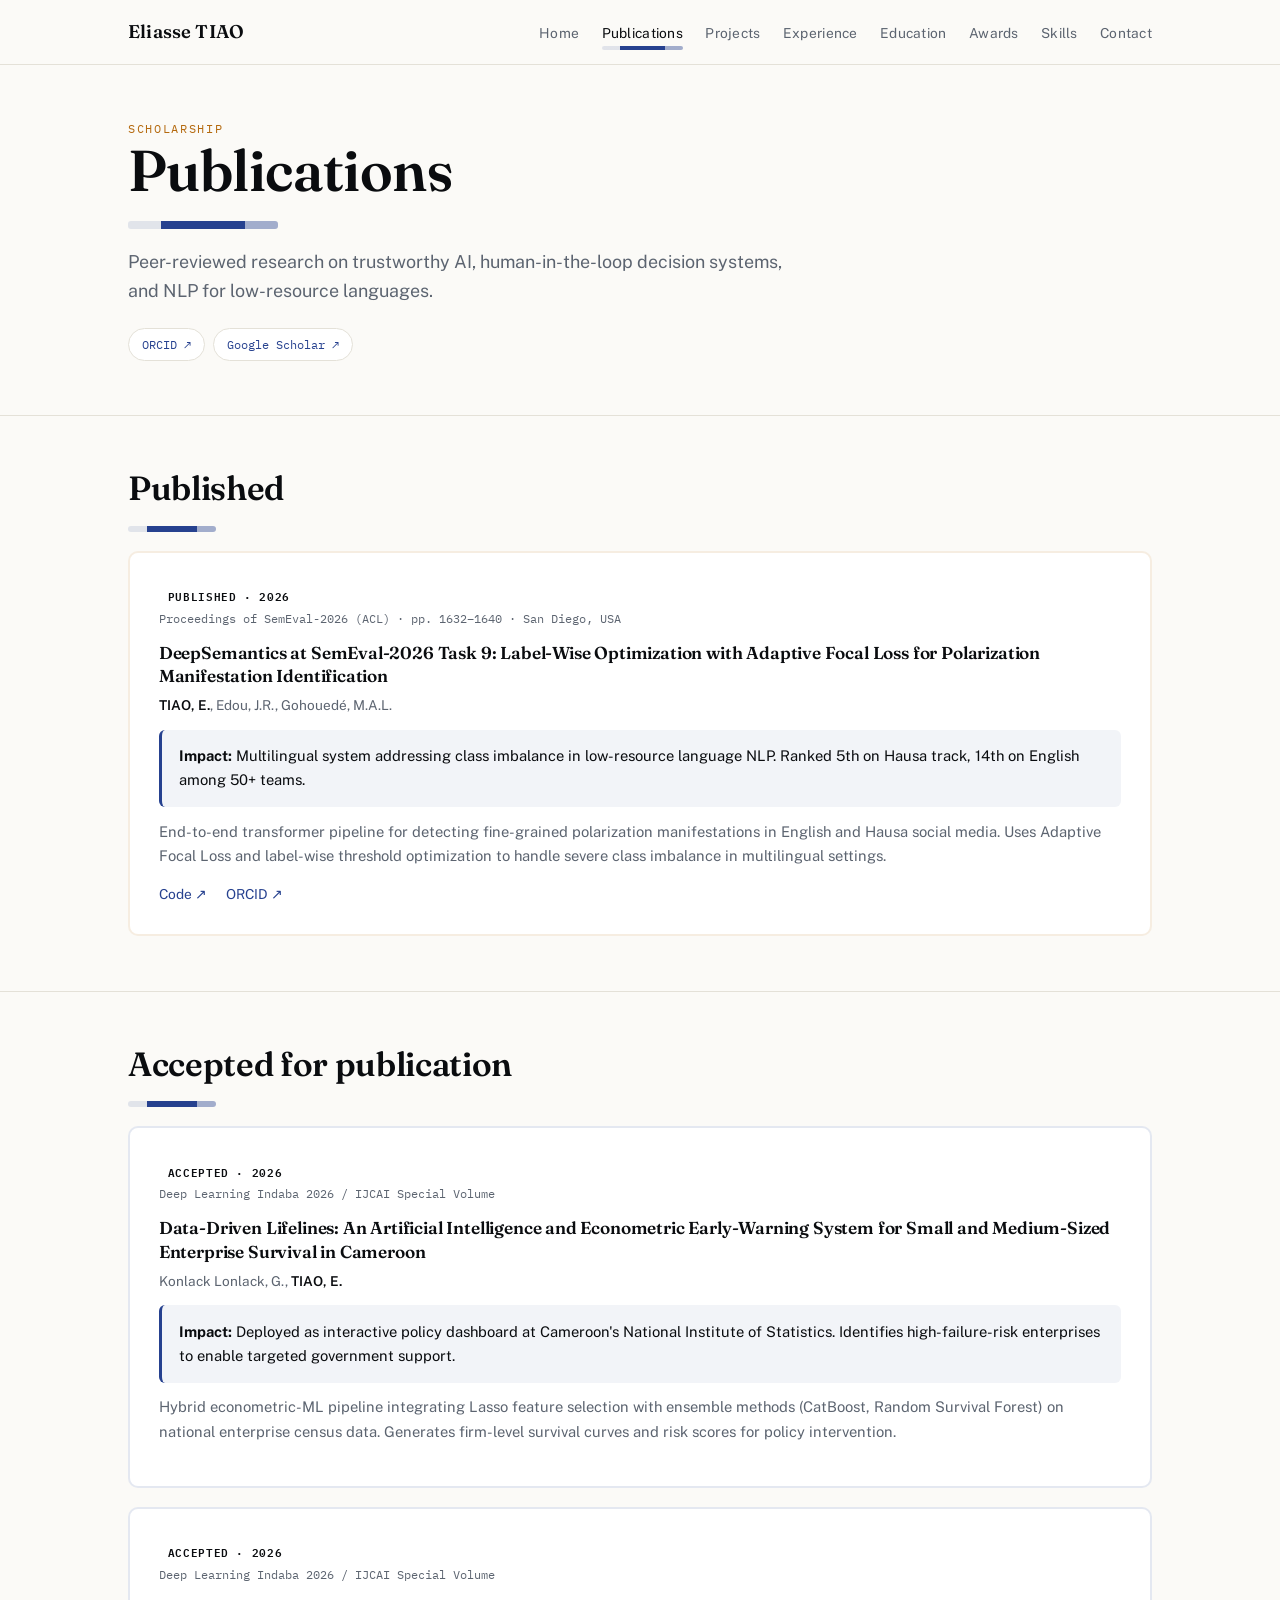
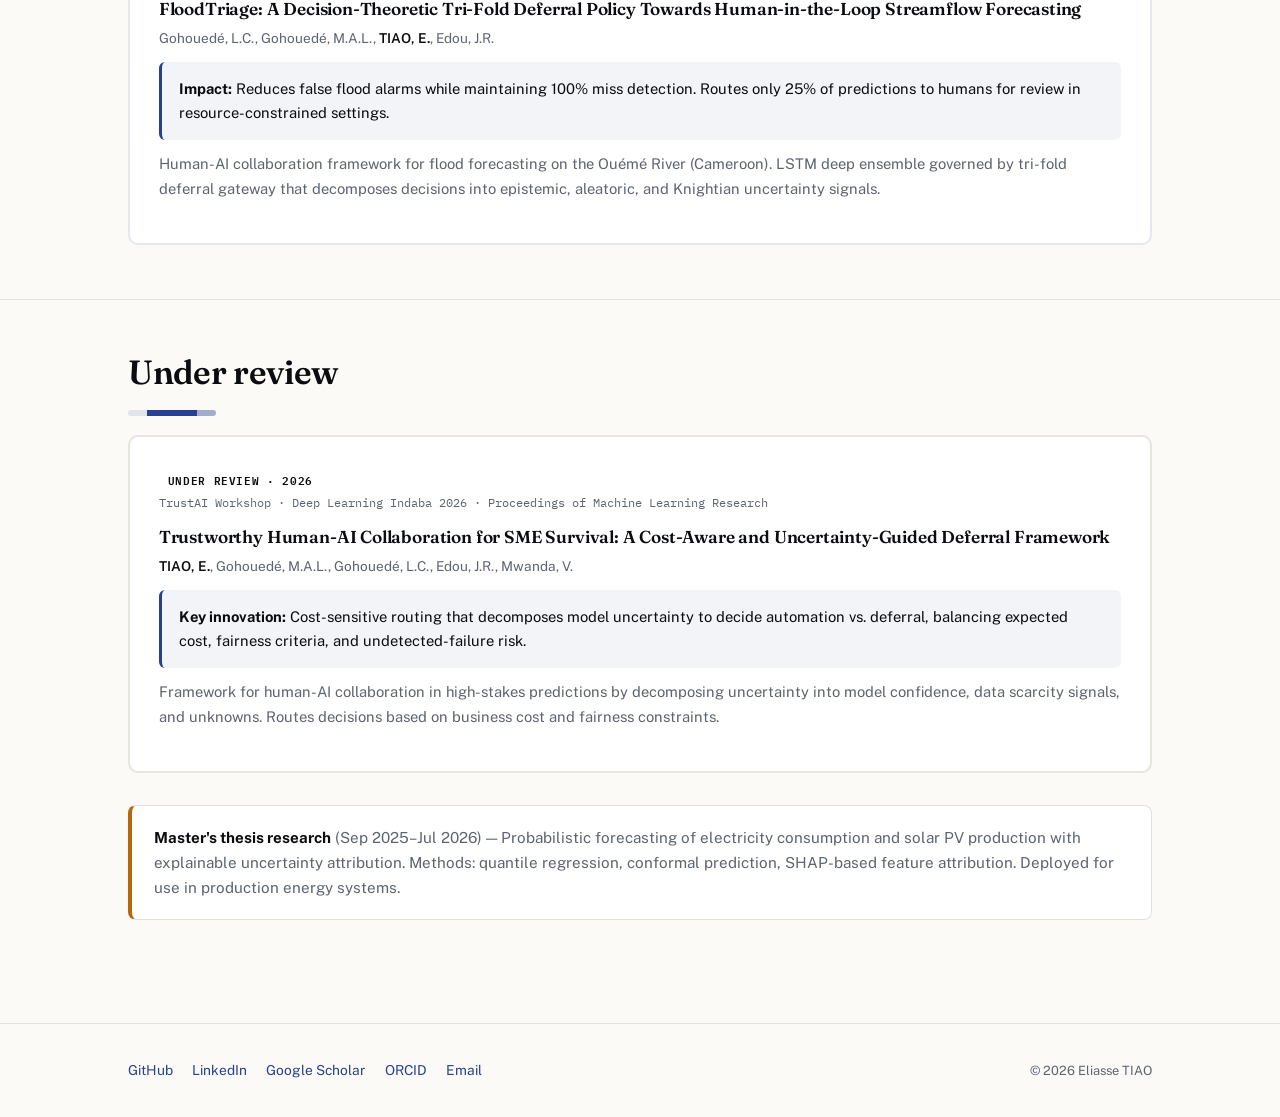
<file: publications.html>
<!DOCTYPE html>
<html lang="en">
<head>
<meta charset="UTF-8">
<meta name="viewport" content="width=device-width, initial-scale=1.0">
<title>Publications — Eliasse TIAO</title>
<meta name="description" content="Peer-reviewed publications — Eliasse TIAO.">
<link rel="preconnect" href="https://fonts.googleapis.com">
<link href="https://fonts.googleapis.com/css2?family=Fraunces:opsz,wght@9..144,500;9..144,600&family=Public+Sans:wght@400;600;700&family=IBM+Plex+Mono:wght@400;500&display=swap" rel="stylesheet">
<link rel="stylesheet" href="style.css">
</head>
<body>

<header class="site">
  <div class="wrap nav">
    <a class="brand" href="index.html">Eliasse TIAO</a>
    <ul>
      <li><a class="link" href="index.html">Home</a></li>
      <li><a class="link" href="publications.html" aria-current="page">Publications</a></li>
      <li><a class="link" href="projects.html">Projects</a></li>
      <li><a class="link" href="experience.html">Experience</a></li>
      <li><a class="link" href="education.html">Education</a></li>
      <li><a class="link" href="awards.html">Awards</a></li>
      <li><a class="link" href="skills.html">Skills</a></li>
      <li><a class="link" href="contact.html">Contact</a></li>
    </ul>
  </div>
</header>

<main>

<section>
  <div class="wrap">
    <p class="kicker">Scholarship</p>
    <h1>Publications</h1>
    <div class="band wide" aria-hidden="true"><i class="p10"></i><i class="p50"></i><i class="p90"></i></div>
    <p class="lede">Peer-reviewed research on trustworthy AI, human-in-the-loop decision systems, and NLP for low-resource languages.</p>
    
    <div class="chips">
      <span class="chip"><a href="https://orcid.org/0009-0000-8173-0854" target="_blank" rel="noopener">ORCID ↗</a></span>
      <span class="chip"><a href="https://scholar.google.com/citations?user=YQI49OQAAAAJ" target="_blank" rel="noopener">Google Scholar ↗</a></span>
    </div>
  </div>
</section>

<section>
  <div class="wrap">
    <h2>Published</h2>
    <div class="band" aria-hidden="true"><i class="p10"></i><i class="p50"></i><i class="p90"></i></div>

    <article class="pub pub-pub reveal">
      <div class="pub-header">
        <div>
          <span class="badge badge-pub">PUBLISHED · 2026</span>
          <p class="venue">Proceedings of SemEval-2026 (ACL) · pp. 1632–1640 · San Diego, USA</p>
        </div>
      </div>
      <h3>DeepSemantics at SemEval-2026 Task 9: Label-Wise Optimization with Adaptive Focal Loss for Polarization Manifestation Identification</h3>
      <p class="authors"><b>TIAO, E.</b>, Edou, J.R., Gohouedé, M.A.L.</p>
      
      <div class="pub-impact">
        <p><strong>Impact:</strong> Multilingual system addressing class imbalance in low-resource language NLP. Ranked 5th on Hausa track, 14th on English among 50+ teams.</p>
      </div>

      <p class="abs">End-to-end transformer pipeline for detecting fine-grained polarization manifestations in English and Hausa social media. Uses Adaptive Focal Loss and label-wise threshold optimization to handle severe class imbalance in multilingual settings.</p>
      <div class="links">
        <a href="https://github.com/TIAO-Eliasse/nlp_project" target="_blank" rel="noopener">Code ↗</a>
        <a href="https://orcid.org/0009-0000-8173-0854" target="_blank" rel="noopener">ORCID ↗</a>
      </div>
    </article>
  </div>
</section>

<section>
  <div class="wrap">
    <h2>Accepted for publication</h2>
    <div class="band" aria-hidden="true"><i class="p10"></i><i class="p50"></i><i class="p90"></i></div>

    <article class="pub pub-acc reveal">
      <div class="pub-header">
        <div>
          <span class="badge badge-acc">ACCEPTED · 2026</span>
          <p class="venue">Deep Learning Indaba 2026 / IJCAI Special Volume</p>
        </div>
      </div>
      <h3>Data-Driven Lifelines: An Artificial Intelligence and Econometric Early-Warning System for Small and Medium-Sized Enterprise Survival in Cameroon</h3>
      <p class="authors">Konlack Lonlack, G., <b>TIAO, E.</b></p>
      
      <div class="pub-impact">
        <p><strong>Impact:</strong> Deployed as interactive policy dashboard at Cameroon's National Institute of Statistics. Identifies high-failure-risk enterprises to enable targeted government support.</p>
      </div>

      <p class="abs">Hybrid econometric-ML pipeline integrating Lasso feature selection with ensemble methods (CatBoost, Random Survival Forest) on national enterprise census data. Generates firm-level survival curves and risk scores for policy intervention.</p>
    </article>

    <article class="pub pub-acc reveal">
      <div class="pub-header">
        <div>
          <span class="badge badge-acc">ACCEPTED · 2026</span>
          <p class="venue">Deep Learning Indaba 2026 / IJCAI Special Volume</p>
        </div>
      </div>
      <h3>FloodTriage: A Decision-Theoretic Tri-Fold Deferral Policy Towards Human-in-the-Loop Streamflow Forecasting</h3>
      <p class="authors">Gohouedé, L.C., Gohouedé, M.A.L., <b>TIAO, E.</b>, Edou, J.R.</p>
      
      <div class="pub-impact">
        <p><strong>Impact:</strong> Reduces false flood alarms while maintaining 100% miss detection. Routes only 25% of predictions to humans for review in resource-constrained settings.</p>
      </div>

      <p class="abs">Human-AI collaboration framework for flood forecasting on the Ouémé River (Cameroon). LSTM deep ensemble governed by tri-fold deferral gateway that decomposes decisions into epistemic, aleatoric, and Knightian uncertainty signals.</p>
    </article>
  </div>
</section>

<section>
  <div class="wrap">
    <h2>Under review</h2>
    <div class="band" aria-hidden="true"><i class="p10"></i><i class="p50"></i><i class="p90"></i></div>

    <article class="pub pub-rev reveal">
      <div class="pub-header">
        <div>
          <span class="badge badge-rev">UNDER REVIEW · 2026</span>
          <p class="venue">TrustAI Workshop · Deep Learning Indaba 2026 · Proceedings of Machine Learning Research</p>
        </div>
      </div>
      <h3>Trustworthy Human-AI Collaboration for SME Survival: A Cost-Aware and Uncertainty-Guided Deferral Framework</h3>
      <p class="authors"><b>TIAO, E.</b>, Gohouedé, M.A.L., Gohouedé, L.C., Edou, J.R., Mwanda, V.</p>
      
      <div class="pub-impact">
        <p><strong>Key innovation:</strong> Cost-sensitive routing that decomposes model uncertainty to decide automation vs. deferral, balancing expected cost, fairness criteria, and undetected-failure risk.</p>
      </div>

      <p class="abs">Framework for human-AI collaboration in high-stakes predictions by decomposing uncertainty into model confidence, data scarcity signals, and unknowns. Routes decisions based on business cost and fairness constraints.</p>
    </article>

    <div class="callout">
      <b>Master's thesis research</b> (Sep 2025–Jul 2026) — Probabilistic forecasting of electricity consumption and solar PV production with explainable uncertainty attribution. Methods: quantile regression, conformal prediction, SHAP-based feature attribution. Deployed for use in production energy systems.
    </div>
  </div>
</section>

</main>

<footer class="site">
  <div class="wrap foot">
    <div class="links">
      <a href="https://github.com/TIAO-Eliasse" target="_blank" rel="noopener">GitHub</a>
      <a href="https://www.linkedin.com/in/eliasse-tiao-781523309/" target="_blank" rel="noopener">LinkedIn</a>
      <a href="https://scholar.google.com/citations?user=YQI49OQAAAAJ" target="_blank" rel="noopener">Google Scholar</a>
      <a href="https://orcid.org/0009-0000-8173-0854" target="_blank" rel="noopener">ORCID</a>
      <a href="mailto:eliassetiao@gmail.com">Email</a>
    </div>
    <small>© <span id="y">2026</span> Eliasse TIAO</small>
  </div>
</footer>

<script>
document.getElementById('y').textContent=new Date().getFullYear();
if(matchMedia('(prefers-reduced-motion: no-preference)').matches){
  const o=new IntersectionObserver(es=>es.forEach(e=>{if(e.isIntersecting){e.target.classList.add('in');o.unobserve(e.target)}}),{threshold:.12});
  document.querySelectorAll('.reveal').forEach(el=>o.observe(el));
}
</script>
</body>
</html>
</file>
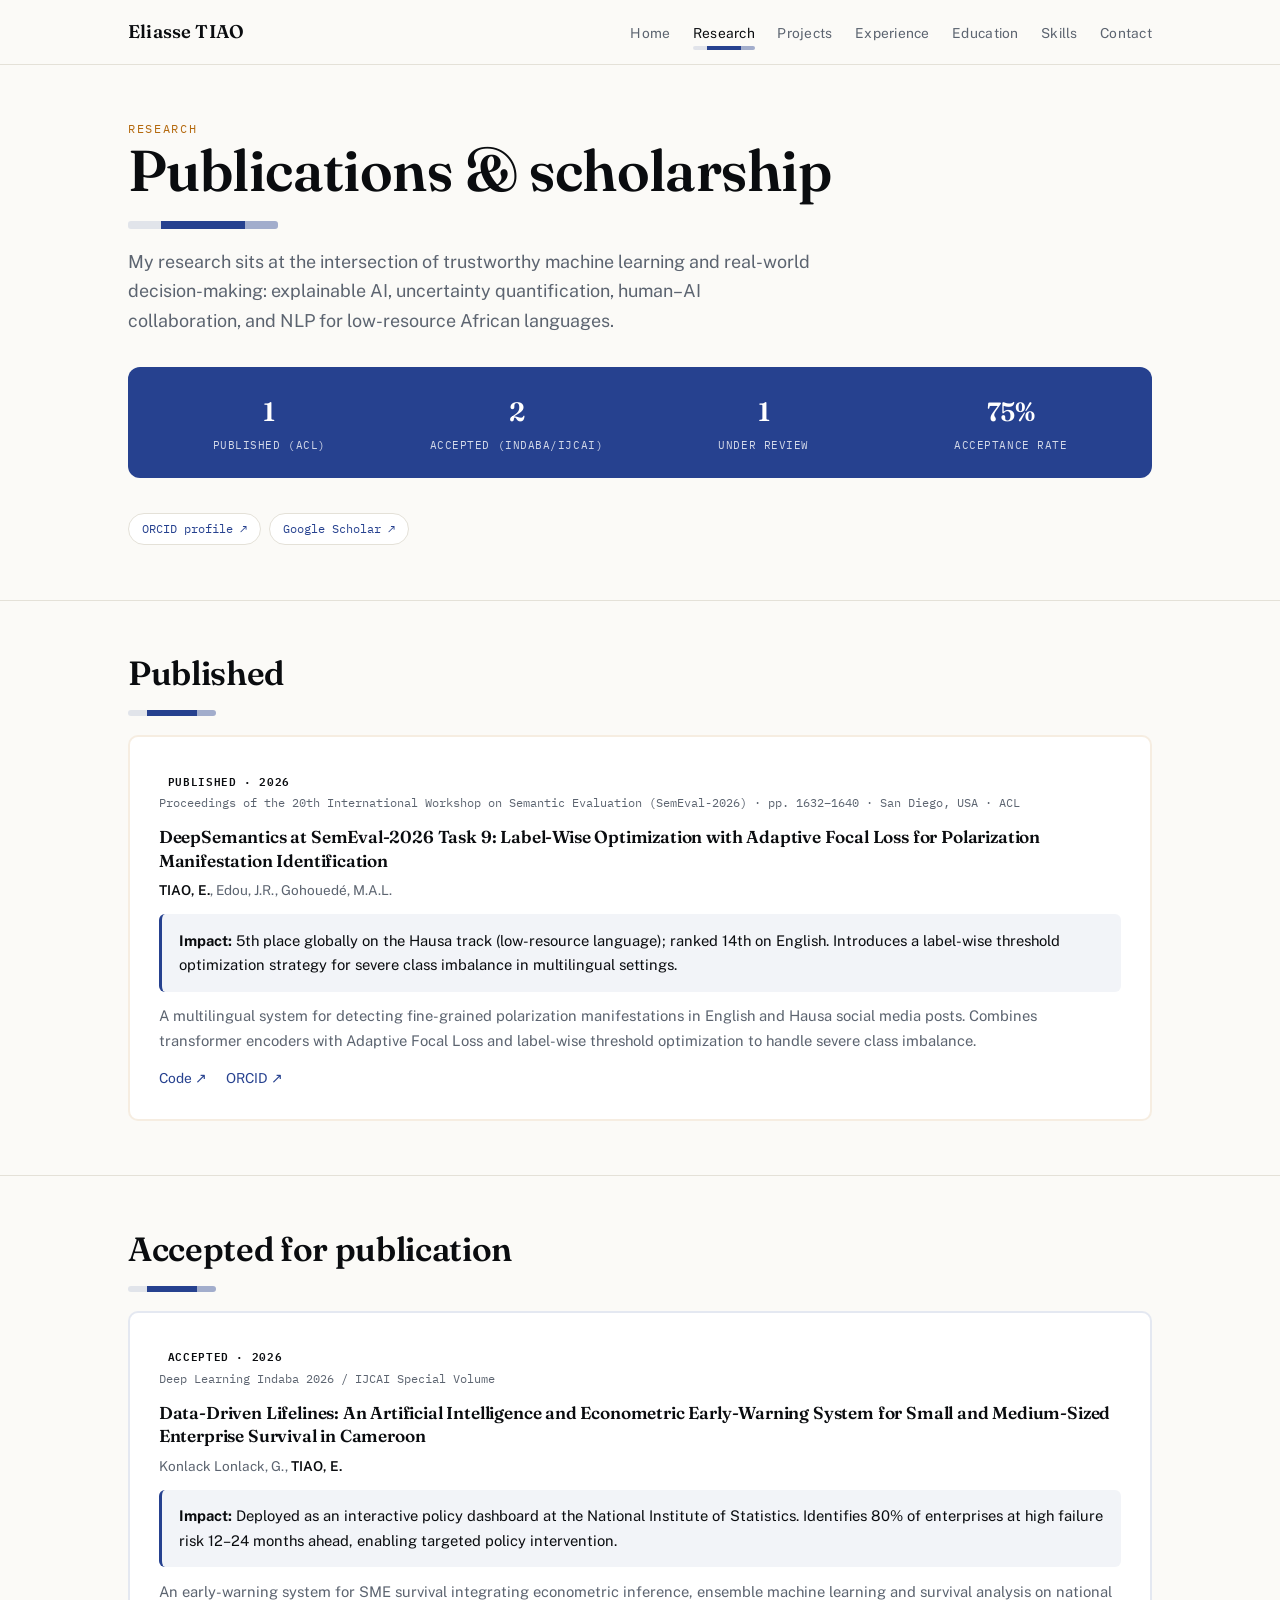
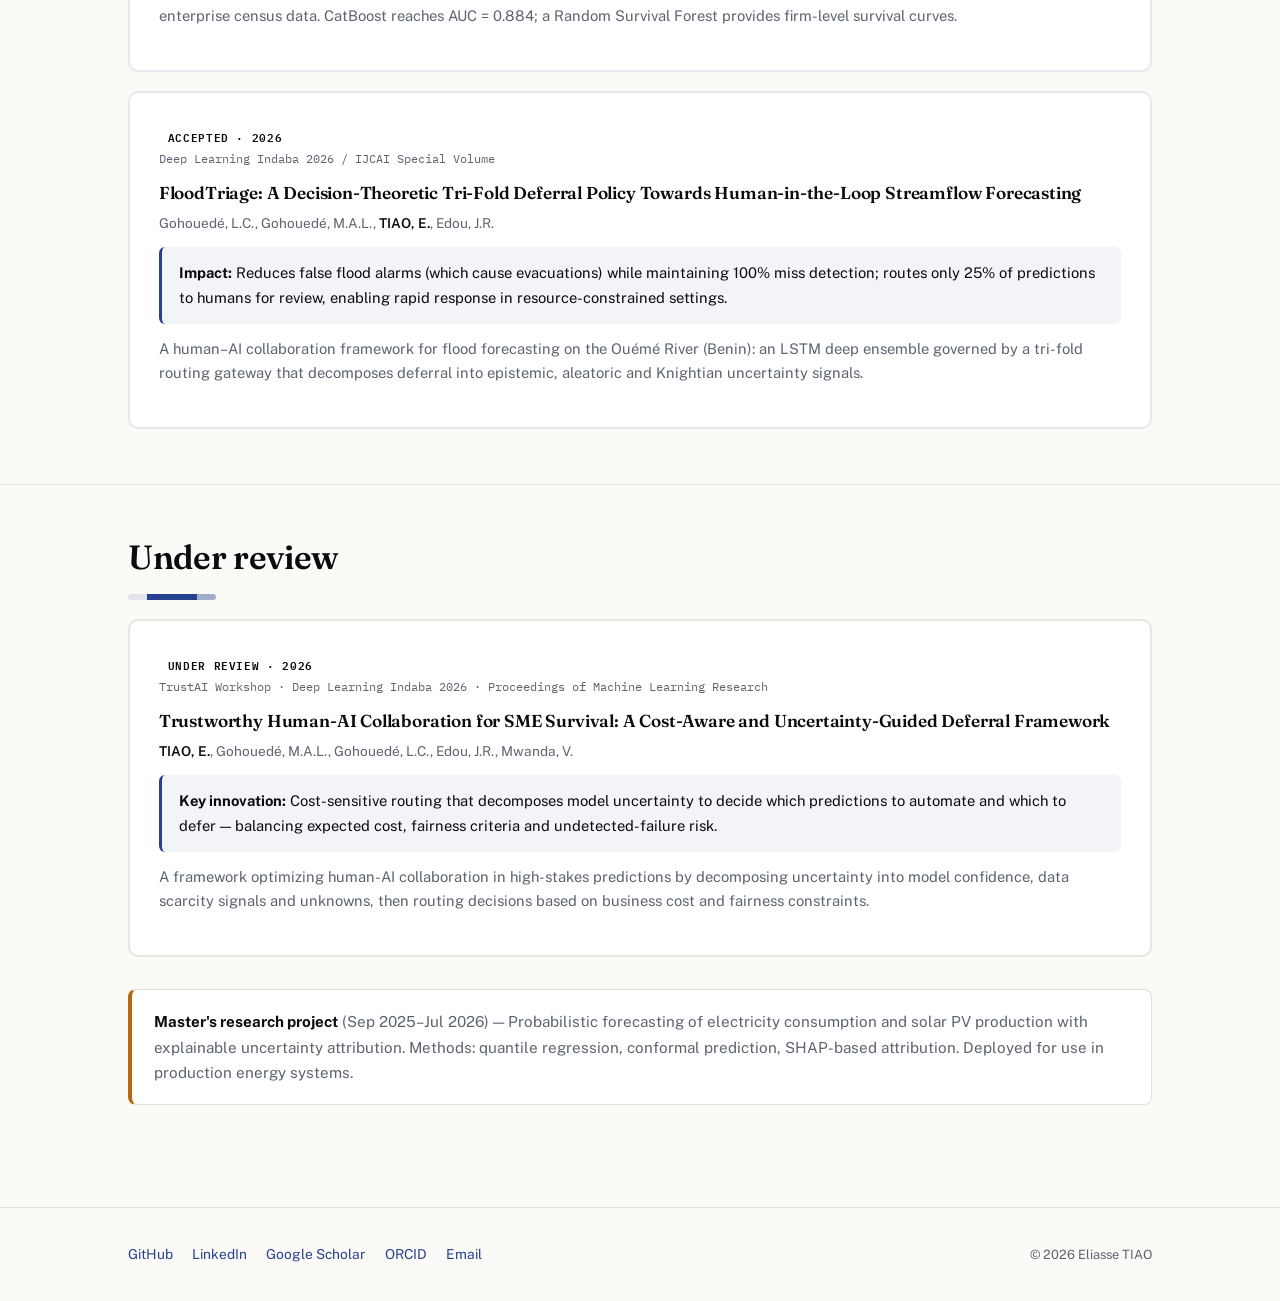
<file: research.html>
<!DOCTYPE html>
<html lang="en">
<head>
<meta charset="UTF-8">
<meta name="viewport" content="width=device-width, initial-scale=1.0">
<title>Research — Eliasse TIAO</title>
<meta name="description" content="Publications by Eliasse TIAO: SemEval-2026 (ACL, published), Deep Learning Indaba 2026 / IJCAI (accepted), TrustAI Workshop (under review).">
<link rel="preconnect" href="https://fonts.googleapis.com">
<link href="https://fonts.googleapis.com/css2?family=Fraunces:opsz,wght@9..144,500;9..144,600&family=Public+Sans:wght@400;600;700&family=IBM+Plex+Mono:wght@400;500&display=swap" rel="stylesheet">
<link rel="stylesheet" href="style.css">
</head>
<body>

<header class="site">
  <div class="wrap nav">
    <a class="brand" href="index.html">Eliasse TIAO</a>
    <ul>
      <li><a class="link" href="index.html">Home</a></li>
      <li><a class="link" href="research.html" aria-current="page">Research</a></li>
      <li><a class="link" href="projects.html">Projects</a></li>
      <li><a class="link" href="experience.html">Experience</a></li>
      <li><a class="link" href="education.html">Education</a></li>
      <li><a class="link" href="skills.html">Skills</a></li>
      <li><a class="link" href="contact.html">Contact</a></li>
    </ul>
  </div>
</header>

<main>

<section>
  <div class="wrap">
    <p class="kicker">Research</p>
    <h1>Publications & scholarship</h1>
    <div class="band wide" aria-hidden="true"><i class="p10"></i><i class="p50"></i><i class="p90"></i></div>
    <p class="lede">My research sits at the intersection of trustworthy machine learning and real-world decision-making: explainable AI, uncertainty quantification, human–AI collaboration, and NLP for low-resource African languages.</p>
    
    <div class="proof-bar reveal">
      <div class="proof-item">
        <span class="proof-stat">1</span>
        <span class="proof-label">Published (ACL)</span>
      </div>
      <div class="proof-item">
        <span class="proof-stat">2</span>
        <span class="proof-label">Accepted (Indaba/IJCAI)</span>
      </div>
      <div class="proof-item">
        <span class="proof-stat">1</span>
        <span class="proof-label">Under review</span>
      </div>
      <div class="proof-item">
        <span class="proof-stat">75%</span>
        <span class="proof-label">Acceptance rate</span>
      </div>
    </div>

    <div class="chips">
      <span class="chip"><a href="https://orcid.org/0009-0000-8173-0854" target="_blank" rel="noopener">ORCID profile ↗</a></span>
      <span class="chip"><a href="https://scholar.google.com/citations?user=YQI49OQAAAAJ" target="_blank" rel="noopener">Google Scholar ↗</a></span>
    </div>
  </div>
</section>

<section>
  <div class="wrap">
    <h2>Published</h2>
    <div class="band" aria-hidden="true"><i class="p10"></i><i class="p50"></i><i class="p90"></i></div>

    <article class="pub pub-pub reveal">
      <div class="pub-header">
        <div>
          <span class="badge badge-pub">PUBLISHED · 2026</span>
          <p class="venue">Proceedings of the 20th International Workshop on Semantic Evaluation (SemEval-2026) · pp. 1632–1640 · San Diego, USA · ACL</p>
        </div>
      </div>
      <h3>DeepSemantics at SemEval-2026 Task 9: Label-Wise Optimization with Adaptive Focal Loss for Polarization Manifestation Identification</h3>
      <p class="authors"><b>TIAO, E.</b>, Edou, J.R., Gohouedé, M.A.L.</p>
      
      <div class="pub-impact">
        <p><strong>Impact:</strong> 5th place globally on the Hausa track (low-resource language); ranked 14th on English. Introduces a label-wise threshold optimization strategy for severe class imbalance in multilingual settings.</p>
      </div>

      <p class="abs">A multilingual system for detecting fine-grained polarization manifestations in English and Hausa social media posts. Combines transformer encoders with Adaptive Focal Loss and label-wise threshold optimization to handle severe class imbalance.</p>
      <div class="links">
        <a href="https://github.com/TIAO-Eliasse/nlp_project" target="_blank" rel="noopener">Code ↗</a>
        <a href="https://orcid.org/0009-0000-8173-0854" target="_blank" rel="noopener">ORCID ↗</a>
      </div>
    </article>
  </div>
</section>

<section>
  <div class="wrap">
    <h2>Accepted for publication</h2>
    <div class="band" aria-hidden="true"><i class="p10"></i><i class="p50"></i><i class="p90"></i></div>

    <article class="pub pub-acc reveal">
      <div class="pub-header">
        <div>
          <span class="badge badge-acc">ACCEPTED · 2026</span>
          <p class="venue">Deep Learning Indaba 2026 / IJCAI Special Volume</p>
        </div>
      </div>
      <h3>Data-Driven Lifelines: An Artificial Intelligence and Econometric Early-Warning System for Small and Medium-Sized Enterprise Survival in Cameroon</h3>
      <p class="authors">Konlack Lonlack, G., <b>TIAO, E.</b></p>
      
      <div class="pub-impact">
        <p><strong>Impact:</strong> Deployed as an interactive policy dashboard at the National Institute of Statistics. Identifies 80% of enterprises at high failure risk 12–24 months ahead, enabling targeted policy intervention.</p>
      </div>

      <p class="abs">An early-warning system for SME survival integrating econometric inference, ensemble machine learning and survival analysis on national enterprise census data. CatBoost reaches AUC = 0.884; a Random Survival Forest provides firm-level survival curves.</p>
    </article>

    <article class="pub pub-acc reveal">
      <div class="pub-header">
        <div>
          <span class="badge badge-acc">ACCEPTED · 2026</span>
          <p class="venue">Deep Learning Indaba 2026 / IJCAI Special Volume</p>
        </div>
      </div>
      <h3>FloodTriage: A Decision-Theoretic Tri-Fold Deferral Policy Towards Human-in-the-Loop Streamflow Forecasting</h3>
      <p class="authors">Gohouedé, L.C., Gohouedé, M.A.L., <b>TIAO, E.</b>, Edou, J.R.</p>
      
      <div class="pub-impact">
        <p><strong>Impact:</strong> Reduces false flood alarms (which cause evacuations) while maintaining 100% miss detection; routes only 25% of predictions to humans for review, enabling rapid response in resource-constrained settings.</p>
      </div>

      <p class="abs">A human–AI collaboration framework for flood forecasting on the Ouémé River (Benin): an LSTM deep ensemble governed by a tri-fold routing gateway that decomposes deferral into epistemic, aleatoric and Knightian uncertainty signals.</p>
    </article>
  </div>
</section>

<section>
  <div class="wrap">
    <h2>Under review</h2>
    <div class="band" aria-hidden="true"><i class="p10"></i><i class="p50"></i><i class="p90"></i></div>

    <article class="pub pub-rev reveal">
      <div class="pub-header">
        <div>
          <span class="badge badge-rev">UNDER REVIEW · 2026</span>
          <p class="venue">TrustAI Workshop · Deep Learning Indaba 2026 · Proceedings of Machine Learning Research</p>
        </div>
      </div>
      <h3>Trustworthy Human-AI Collaboration for SME Survival: A Cost-Aware and Uncertainty-Guided Deferral Framework</h3>
      <p class="authors"><b>TIAO, E.</b>, Gohouedé, M.A.L., Gohouedé, L.C., Edou, J.R., Mwanda, V.</p>
      
      <div class="pub-impact">
        <p><strong>Key innovation:</strong> Cost-sensitive routing that decomposes model uncertainty to decide which predictions to automate and which to defer — balancing expected cost, fairness criteria and undetected-failure risk.</p>
      </div>

      <p class="abs">A framework optimizing human-AI collaboration in high-stakes predictions by decomposing uncertainty into model confidence, data scarcity signals and unknowns, then routing decisions based on business cost and fairness constraints.</p>
    </article>

    <div class="callout">
      <b>Master's research project</b> (Sep 2025–Jul 2026) — Probabilistic forecasting of electricity consumption and solar PV production with explainable uncertainty attribution. Methods: quantile regression, conformal prediction, SHAP-based attribution. Deployed for use in production energy systems.
    </div>
  </div>
</section>

</main>

<footer class="site">
  <div class="wrap foot">
    <div class="links">
      <a href="https://github.com/TIAO-Eliasse" target="_blank" rel="noopener">GitHub</a>
      <a href="https://www.linkedin.com/in/eliasse-tiao-781523309/" target="_blank" rel="noopener">LinkedIn</a>
      <a href="https://scholar.google.com/citations?user=YQI49OQAAAAJ" target="_blank" rel="noopener">Google Scholar</a>
      <a href="https://orcid.org/0009-0000-8173-0854" target="_blank" rel="noopener">ORCID</a>
      <a href="mailto:eliassetiao@gmail.com">Email</a>
    </div>
    <small>© <span id="y">2026</span> Eliasse TIAO</small>
  </div>
</footer>

<script>
document.getElementById('y').textContent=new Date().getFullYear();
if(matchMedia('(prefers-reduced-motion: no-preference)').matches){
  const o=new IntersectionObserver(es=>es.forEach(e=>{if(e.isIntersecting){e.target.classList.add('in');o.unobserve(e.target)}}),{threshold:.12});
  document.querySelectorAll('.reveal').forEach(el=>o.observe(el));
}
</script>
</body>
</html>
</file>
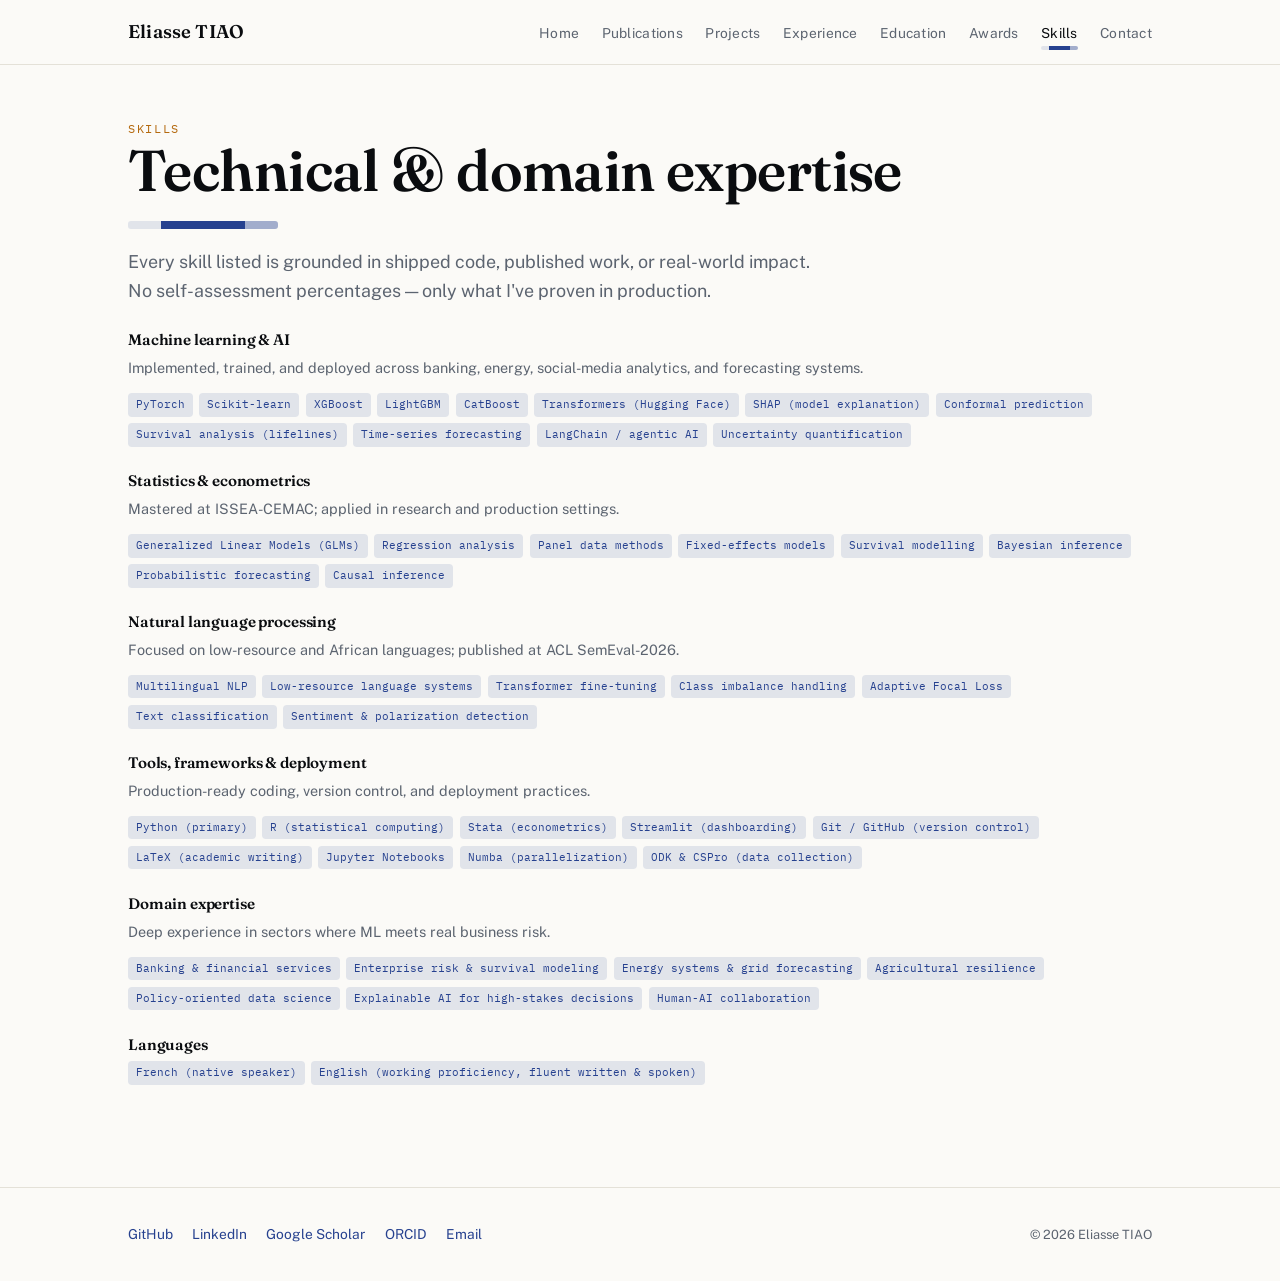
<file: skills.html>
<!DOCTYPE html>
<html lang="en">
<head>
<meta charset="UTF-8">
<meta name="viewport" content="width=device-width, initial-scale=1.0">
<title>Skills — Eliasse TIAO</title>
<meta name="description" content="Technical skills and competencies — Eliasse TIAO.">
<link rel="preconnect" href="https://fonts.googleapis.com">
<link href="https://fonts.googleapis.com/css2?family=Fraunces:opsz,wght@9..144,500;9..144,600&family=Public+Sans:wght@400;600;700&family=IBM+Plex+Mono:wght@400;500&display=swap" rel="stylesheet">
<link rel="stylesheet" href="style.css">
</head>
<body>

<header class="site">
  <div class="wrap nav">
    <a class="brand" href="index.html">Eliasse TIAO</a>
    <ul>
      <li><a class="link" href="index.html">Home</a></li>
      <li><a class="link" href="publications.html">Publications</a></li>
      <li><a class="link" href="projects.html">Projects</a></li>
      <li><a class="link" href="experience.html">Experience</a></li>
      <li><a class="link" href="education.html">Education</a></li>
      <li><a class="link" href="awards.html">Awards</a></li>
      <li><a class="link" href="skills.html" aria-current="page">Skills</a></li>
      <li><a class="link" href="contact.html">Contact</a></li>
    </ul>
  </div>
</header>

<main>

<section>
  <div class="wrap">
    <p class="kicker">Skills</p>
    <h1>Technical &amp; domain expertise</h1>
    <div class="band wide" aria-hidden="true"><i class="p10"></i><i class="p50"></i><i class="p90"></i></div>
    <p class="lede">Every skill listed is grounded in shipped code, published work, or real-world impact. No self-assessment percentages — only what I've proven in production.</p>

    <div class="skillgroup reveal">
      <h3>Machine learning &amp; AI</h3>
      <p style="font-size:.9rem;color:var(--slate);margin-bottom:.8rem;">Implemented, trained, and deployed across banking, energy, social-media analytics, and forecasting systems.</p>
      <div class="tags">
        <span class="tag">PyTorch</span>
        <span class="tag">Scikit-learn</span>
        <span class="tag">XGBoost</span>
        <span class="tag">LightGBM</span>
        <span class="tag">CatBoost</span>
        <span class="tag">Transformers (Hugging Face)</span>
        <span class="tag">SHAP (model explanation)</span>
        <span class="tag">Conformal prediction</span>
        <span class="tag">Survival analysis (lifelines)</span>
        <span class="tag">Time-series forecasting</span>
        <span class="tag">LangChain / agentic AI</span>
        <span class="tag">Uncertainty quantification</span>
      </div>
    </div>

    <div class="skillgroup reveal">
      <h3>Statistics &amp; econometrics</h3>
      <p style="font-size:.9rem;color:var(--slate);margin-bottom:.8rem;">Mastered at ISSEA-CEMAC; applied in research and production settings.</p>
      <div class="tags">
        <span class="tag">Generalized Linear Models (GLMs)</span>
        <span class="tag">Regression analysis</span>
        <span class="tag">Panel data methods</span>
        <span class="tag">Fixed-effects models</span>
        <span class="tag">Survival modelling</span>
        <span class="tag">Bayesian inference</span>
        <span class="tag">Probabilistic forecasting</span>
        <span class="tag">Causal inference</span>
      </div>
    </div>

    <div class="skillgroup reveal">
      <h3>Natural language processing</h3>
      <p style="font-size:.9rem;color:var(--slate);margin-bottom:.8rem;">Focused on low-resource and African languages; published at ACL SemEval-2026.</p>
      <div class="tags">
        <span class="tag">Multilingual NLP</span>
        <span class="tag">Low-resource language systems</span>
        <span class="tag">Transformer fine-tuning</span>
        <span class="tag">Class imbalance handling</span>
        <span class="tag">Adaptive Focal Loss</span>
        <span class="tag">Text classification</span>
        <span class="tag">Sentiment &amp; polarization detection</span>
      </div>
    </div>

    <div class="skillgroup reveal">
      <h3>Tools, frameworks &amp; deployment</h3>
      <p style="font-size:.9rem;color:var(--slate);margin-bottom:.8rem;">Production-ready coding, version control, and deployment practices.</p>
      <div class="tags">
        <span class="tag">Python (primary)</span>
        <span class="tag">R (statistical computing)</span>
        <span class="tag">Stata (econometrics)</span>
        <span class="tag">Streamlit (dashboarding)</span>
        <span class="tag">Git / GitHub (version control)</span>
        <span class="tag">LaTeX (academic writing)</span>
        <span class="tag">Jupyter Notebooks</span>
        <span class="tag">Numba (parallelization)</span>
        <span class="tag">ODK &amp; CSPro (data collection)</span>
      </div>
    </div>

    <div class="skillgroup reveal">
      <h3>Domain expertise</h3>
      <p style="font-size:.9rem;color:var(--slate);margin-bottom:.8rem;">Deep experience in sectors where ML meets real business risk.</p>
      <div class="tags">
        <span class="tag">Banking &amp; financial services</span>
        <span class="tag">Enterprise risk &amp; survival modeling</span>
        <span class="tag">Energy systems &amp; grid forecasting</span>
        <span class="tag">Agricultural resilience</span>
        <span class="tag">Policy-oriented data science</span>
        <span class="tag">Explainable AI for high-stakes decisions</span>
        <span class="tag">Human-AI collaboration</span>
      </div>
    </div>

    <div class="skillgroup reveal">
      <h3>Languages</h3>
      <div class="tags">
        <span class="tag">French (native speaker)</span>
        <span class="tag">English (working proficiency, fluent written &amp; spoken)</span>
      </div>
    </div>
  </div>
</section>

</main>

<footer class="site">
  <div class="wrap foot">
    <div class="links">
      <a href="https://github.com/TIAO-Eliasse" target="_blank" rel="noopener">GitHub</a>
      <a href="https://www.linkedin.com/in/eliasse-tiao-781523309/" target="_blank" rel="noopener">LinkedIn</a>
      <a href="https://scholar.google.com/citations?user=YQI49OQAAAAJ" target="_blank" rel="noopener">Google Scholar</a>
      <a href="https://orcid.org/0009-0000-8173-0854" target="_blank" rel="noopener">ORCID</a>
      <a href="mailto:eliassetiao@gmail.com">Email</a>
    </div>
    <small>© <span id="y">2026</span> Eliasse TIAO</small>
  </div>
</footer>

<script>
document.getElementById('y').textContent=new Date().getFullYear();
if(matchMedia('(prefers-reduced-motion: no-preference)').matches){
  const o=new IntersectionObserver(es=>es.forEach(e=>{if(e.isIntersecting){e.target.classList.add('in');o.unobserve(e.target)}}),{threshold:.12});
  document.querySelectorAll('.reveal').forEach(el=>o.observe(el));
}
</script>
</body>
</html>
</file>
<file: style.css>
/* ============================================================
   Eliasse TIAO — Portfolio design system
   Palette: Paper #FBFAF7 · Ink #14171C · Indigo #26418F
            Ochre #B4690E · Slate #5C6470 · Line #E4E1D8
   Type:    Fraunces (display) · Public Sans (body) · IBM Plex Mono (data)
   Signature: the "interval band" — P10/P50/P90 stripes
   ============================================================ */

:root{
  --paper:#FBFAF7;
  --ink:#0A0C0F;
  --indigo:#26418F;
  --indigo-soft:rgba(38,65,143,.12);
  --indigo-mid:rgba(38,65,143,.42);
  --indigo-bg:rgba(38,65,143,.06);
  --ochre:#B4690E;
  --ochre-soft:rgba(180,105,14,.12);
  --slate:#5C6470;
  --line:#E4E1D8;
  --card:#FFFFFF;
  --display:'Fraunces',serif;
  --body:'Public Sans',sans-serif;
  --mono:'IBM Plex Mono',monospace;
  --max:1080px;
}

*{margin:0;padding:0;box-sizing:border-box}
html{scroll-behavior:smooth}
body{background:var(--paper);color:var(--ink);font-family:var(--body);font-size:16.5px;line-height:1.65;-webkit-font-smoothing:antialiased}
a{color:var(--indigo);text-decoration:none}
a:hover{text-decoration:underline;text-underline-offset:3px}
:focus-visible{outline:2px solid var(--indigo);outline-offset:3px;border-radius:2px}
img{max-width:100%}

/* ---------- Signature: interval band ---------- */
.band{display:flex;height:6px;width:88px;border-radius:3px;overflow:hidden;margin:1.1rem 0 0}
.band i{display:block;height:100%}
.band .p10{width:22%;background:var(--indigo-soft)}
.band .p50{width:56%;background:var(--indigo)}
.band .p90{width:22%;background:var(--indigo-mid)}
.band.wide{width:150px;height:8px}

/* ---------- Layout ---------- */
.wrap{max-width:var(--max);margin:0 auto;padding:0 28px}
main{min-height:70vh}
section{padding:3.4rem 0}
section+section{border-top:1px solid var(--line)}

/* ---------- Nav ---------- */
header.site{border-bottom:1px solid var(--line);background:var(--paper);position:sticky;top:0;z-index:50;backdrop-filter:blur(8px);background:rgba(251,250,247,.95)}
.nav{display:flex;align-items:center;justify-content:space-between;height:64px;gap:1rem}
.brand{font-family:var(--display);font-weight:600;font-size:1.15rem;color:var(--ink);letter-spacing:.01em}
.brand:hover{text-decoration:none}
.nav ul{display:flex;gap:1.4rem;list-style:none;flex-wrap:wrap}
.nav a.link{font-size:.86rem;color:var(--slate);letter-spacing:.02em;padding:.35rem 0;position:relative}
.nav a.link:hover{color:var(--ink);text-decoration:none}
.nav a.link[aria-current="page"]{color:var(--ink)}
.nav a.link[aria-current="page"]::after{content:"";position:absolute;left:0;right:0;bottom:-4px;height:4px;border-radius:2px;
  background:linear-gradient(90deg,var(--indigo-soft) 0 22%,var(--indigo) 22% 78%,var(--indigo-mid) 78% 100%)}

/* ---------- Type ---------- */
h1,h2,h3{font-family:var(--display);font-weight:600;line-height:1.12;letter-spacing:-.01em}
h1{font-size:clamp(2.3rem,5.4vw,3.6rem)}
h2{font-size:clamp(1.55rem,3vw,2.1rem)}
h3{font-size:1.12rem}
.kicker{font-family:var(--mono);font-size:.74rem;letter-spacing:.14em;text-transform:uppercase;color:var(--ochre)}
.lede{font-size:1.12rem;color:var(--slate);max-width:62ch;margin-top:1.1rem}
.muted{color:var(--slate)}
.mono{font-family:var(--mono);font-size:.8rem}

/* ---------- Buttons ---------- */
.btns{display:flex;gap:.8rem;flex-wrap:wrap;margin-top:1.8rem}
.btn{display:inline-flex;align-items:center;gap:.45rem;padding:.68rem 1.25rem;border-radius:6px;
  font-family:var(--body);font-weight:600;font-size:.92rem;border:1.5px solid transparent;transition:transform .15s,box-shadow .15s}
.btn:hover{text-decoration:none;transform:translateY(-1px)}
.btn-solid{background:var(--indigo);color:#fff}
.btn-solid:hover{box-shadow:0 6px 18px rgba(38,65,143,.28)}
.btn-line{border-color:var(--ink);color:var(--ink)}
.btn-line:hover{background:var(--ink);color:var(--paper)}
.btn-quiet{color:var(--indigo);padding-left:.2rem}

/* ---------- Chips / tags ---------- */
.chips{display:flex;gap:.55rem;flex-wrap:wrap;margin-top:1.4rem}
.chip{font-family:var(--mono);font-size:.74rem;color:var(--ink);background:var(--card);
  border:1px solid var(--line);border-radius:20px;padding:.34rem .8rem}
.chip strong{color:var(--indigo);font-weight:600}
.tags{display:flex;gap:.4rem;flex-wrap:wrap;margin-top:.9rem}
.tag{font-family:var(--mono);font-size:.68rem;color:var(--indigo);background:var(--indigo-soft);
  border-radius:4px;padding:.18rem .5rem}

/* ---------- Status badges ---------- */
.badge{font-family:var(--mono);font-size:.68rem;font-weight:600;letter-spacing:.06em;
  border-radius:4px;padding:.22rem .55rem;white-space:nowrap}
.badge.pub{background:var(--ochre-soft);color:var(--ochre)}
.badge.acc{background:var(--indigo-soft);color:var(--indigo)}
.badge.rev{background:#EFEFEA;color:var(--slate)}

/* ---------- Hero stats bar (proof) ---------- */
.proof-bar{display:flex;gap:1rem;justify-content:space-between;align-items:stretch;background:var(--indigo);border-radius:12px;padding:1.4rem 1.6rem;margin:2rem 0 2.2rem;flex-wrap:wrap}
.proof-item{display:flex;flex-direction:column;align-items:center;gap:.25rem;color:var(--paper);flex:1;min-width:90px}
.proof-stat{font-family:var(--display);font-size:1.65rem;font-weight:600;color:#FFFFFF;letter-spacing:-.01em}
.proof-label{font-family:var(--mono);font-size:.68rem;letter-spacing:.05em;text-transform:uppercase;color:rgba(255,255,255,.8)}

/* ---------- CTA primary ---------- */
.cta-primary{margin:2.2rem 0 1.6rem}
.cta-primary .btn{width:100%;text-align:center;padding:.9rem 1.5rem;font-size:1.05rem}

.btns-secondary{display:flex;gap:.8rem;flex-wrap:wrap;margin-top:1.2rem}

/* ---------- Cards ---------- */
.grid{display:grid;gap:1.3rem;margin-top:2rem}
.grid.cols-3{grid-template-columns:repeat(3,1fr)}
.grid.cols-2{grid-template-columns:repeat(2,1fr)}
.card{background:var(--card);border:2px solid var(--line);border-radius:10px;padding:1.6rem;
  transition:transform .22s cubic-bezier(.34,.1,.68,.55),box-shadow .22s,border-color .22s}
.card:hover{transform:translateY(-6px);box-shadow:0 20px 40px rgba(38,65,143,.15);border-color:var(--indigo)}
.card h3{margin-bottom:.35rem}
.card .sub{font-family:var(--mono);font-size:.72rem;color:var(--slate);margin-bottom:.7rem}
.card p{font-size:.93rem;color:var(--slate)}
.card .impact{font-size:.95rem;color:var(--ink);font-weight:600;margin:.6rem 0 .2rem}

/* Spotlight cards (top projects) */
.card-spotlight{border-width:2.5px;border-color:var(--indigo);background:linear-gradient(135deg,rgba(251,250,247,1) 0%,rgba(38,65,143,.04) 100%)}
.card-spotlight:hover{box-shadow:0 24px 48px rgba(38,65,143,.18)}

/* ---------- Publication rows ---------- */
.pub{background:var(--card);border:2px solid var(--line);border-radius:10px;padding:1.8rem;margin-top:1.2rem;
  transition:transform .22s,box-shadow .22s,border-color .22s}
.pub:hover{transform:translateY(-4px);box-shadow:0 16px 36px rgba(38,65,143,.1);border-color:var(--indigo-soft)}
.pub h3{font-size:1.08rem;line-height:1.35;margin:.8rem 0 .45rem}
.pub-header{display:flex;justify-content:space-between;gap:1rem;align-items:flex-start;margin-bottom:.5rem;flex-wrap:wrap}
.pub-header .venue{font-family:var(--mono);font-size:.72rem;color:var(--slate);margin-bottom:0}
.pub .authors{font-size:.85rem;color:var(--slate);margin:.35rem 0 .6rem}
.pub .authors b{color:var(--ink);font-weight:600}
.pub-impact{background:var(--indigo-bg);border-left:3px solid var(--indigo);padding:.9rem 1.1rem;border-radius:6px;margin:.8rem 0}
.pub-impact p{font-size:.92rem;color:var(--ink);margin:0}
.pub p.abs{font-size:.92rem;color:var(--slate);margin:.8rem 0}
.pub .links{margin-top:.9rem;display:flex;gap:1.2rem;flex-wrap:wrap;font-size:.86rem}

.pub-pub{border-color:var(--ochre-soft)}
.pub-pub:hover{border-color:var(--ochre);box-shadow:0 16px 36px rgba(180,105,14,.08)}
.pub-acc{border-color:var(--indigo-soft)}
.pub-acc:hover{border-color:var(--indigo);box-shadow:0 16px 36px rgba(38,65,143,.12)}
.pub-rev{border-color:#E8E5DC}
.pub-rev:hover{border-color:var(--slate);box-shadow:0 16px 36px rgba(92,100,112,.08)}

.card-award{border:2px solid var(--line)}
.card-award:hover{border-color:var(--ochre);box-shadow:0 16px 40px rgba(180,105,14,.12)}
.card-award .sub{color:var(--ochre);font-weight:600}
.award-detail{font-family:var(--mono);font-size:.73rem;color:var(--slate);margin:.5rem 0 .6rem;text-transform:uppercase;letter-spacing:.02em}

/* ---------- Timeline ---------- */
.tl{position:relative;margin-top:2rem;padding-left:1.6rem}
.tl::before{content:"";position:absolute;left:5px;top:6px;bottom:6px;width:2px;
  background:linear-gradient(180deg,var(--indigo),var(--indigo-mid) 70%,transparent)}
.tl-item{position:relative;padding:0 0 2.2rem 1.2rem}
.tl-item::before{content:"";position:absolute;left:-1.6rem;top:.42rem;width:12px;height:12px;border-radius:50%;
  background:var(--paper);border:3px solid var(--indigo)}
.tl-item.gold::before{border-color:var(--ochre)}
.tl-date{font-family:var(--mono);font-size:.74rem;color:var(--ochre)}
.tl-role{font-family:var(--display);font-weight:600;font-size:1.08rem;margin:.15rem 0 .05rem}
.tl-org{font-size:.9rem;color:var(--slate);margin-bottom:.5rem}
.tl-item ul{list-style:none}
.tl-item li{font-size:.92rem;color:var(--slate);padding:.14rem 0 .14rem 1rem;position:relative}
.tl-item li::before{content:"—";position:absolute;left:0;color:var(--indigo-mid)}

.tl-impact{font-size:.95rem;color:var(--ochre);font-weight:600;margin:.3rem 0 .6rem;display:flex;align-items:baseline;gap:.4rem}

.tl-sig{font-size:.93rem;color:var(--ink);font-weight:500;margin:.4rem 0 .7rem;padding:.7rem .9rem;background:var(--indigo-bg);border-radius:6px;border-left:3px solid var(--indigo)}

/* ---------- Skill groups ---------- */
.skillgroup{margin-top:1.6rem}
.skillgroup h3{font-size:.95rem;margin-bottom:.5rem}
.skillgroup .tags{margin-top:.2rem}

/* ---------- Definition rows (contact) ---------- */
.deflist{margin-top:1.6rem;display:grid;gap:.9rem}
.defrow{display:grid;grid-template-columns:160px 1fr;gap:1rem;padding:.9rem 0;border-bottom:1px solid var(--line)}
.defrow dt{font-family:var(--mono);font-size:.76rem;letter-spacing:.06em;text-transform:uppercase;color:var(--slate);padding-top:.15rem}
.defrow dd{font-size:1rem}
.defrow dd .note{display:block;font-size:.82rem;color:var(--slate)}

/* ---------- Callout ---------- */
.callout{background:var(--card);border:1px solid var(--line);border-left:4px solid var(--ochre);
  border-radius:8px;padding:1.2rem 1.4rem;margin-top:2rem;font-size:.95rem;color:var(--slate)}
.callout b{color:var(--ink)}

/* ---------- Footer ---------- */
footer.site{border-top:1px solid var(--line);margin-top:3rem;padding:2.2rem 0}
.foot{display:flex;justify-content:space-between;align-items:center;gap:1rem;flex-wrap:wrap}
.foot .links{display:flex;gap:1.2rem;flex-wrap:wrap;font-size:.86rem}
.foot small{color:var(--slate);font-size:.8rem}

/* ---------- Reveal (motion-safe only) ---------- */
@media (prefers-reduced-motion: no-preference){
  .reveal{opacity:0;transform:translateY(16px);transition:opacity .55s ease,transform .55s ease}
  .reveal.in{opacity:1;transform:none}
}

/* ---------- Responsive ---------- */
@media(max-width:900px){
  .grid.cols-3{grid-template-columns:1fr 1fr}
  .proof-bar{flex-direction:row;gap:.8rem}
  .proof-item{min-width:70px}
  .proof-stat{font-size:1.4rem}
}
@media(max-width:660px){
  body{font-size:15.5px}
  .grid.cols-3,.grid.cols-2{grid-template-columns:1fr}
  .nav{height:auto;padding:.8rem 0;flex-direction:column;align-items:flex-start;gap:.5rem}
  .defrow{grid-template-columns:1fr;gap:.15rem}
  .proof-bar{gap:.6rem;padding:1.1rem 1.2rem;flex-wrap:wrap}
  .proof-item{flex:1 1 45%}
  .proof-stat{font-size:1.2rem}
  .proof-label{font-size:.62rem}
  .cta-primary .btn{font-size:.95rem;padding:.8rem 1.2rem}
  section{padding:2.6rem 0}
}
</file>
